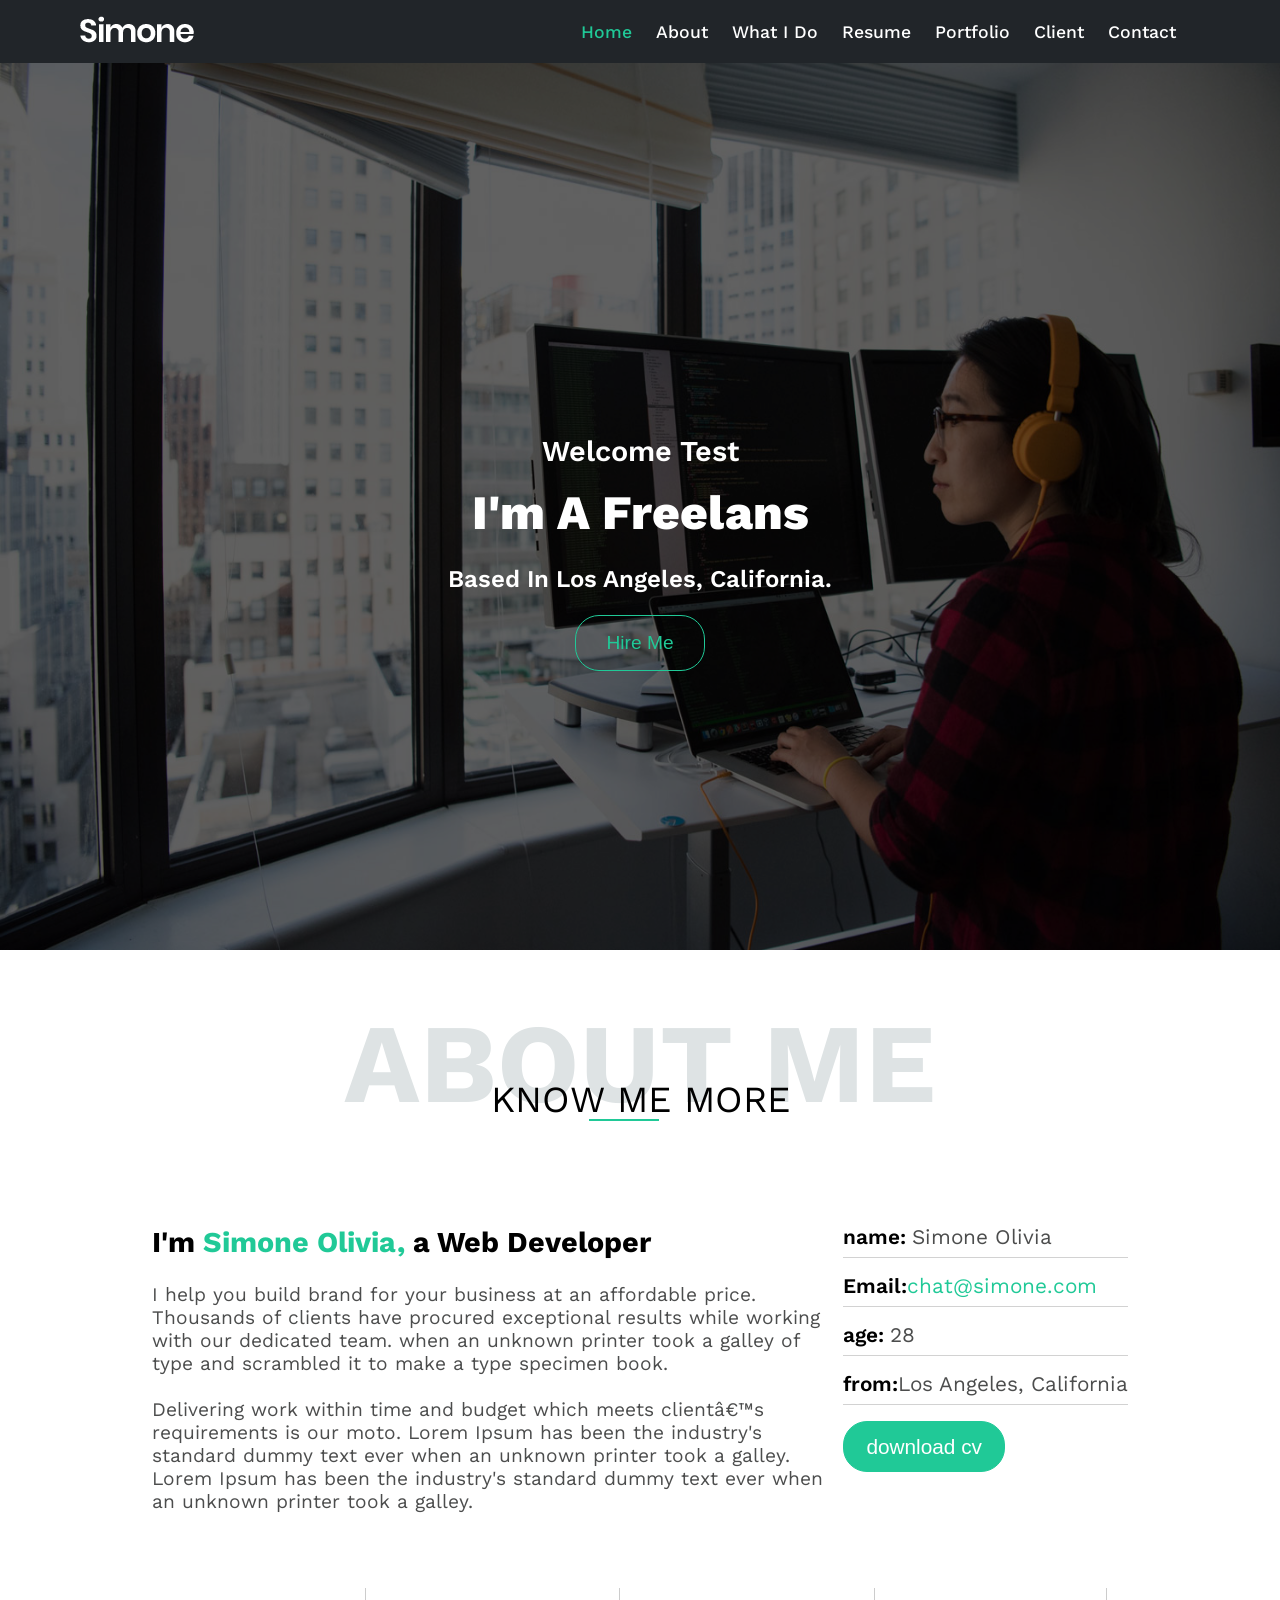
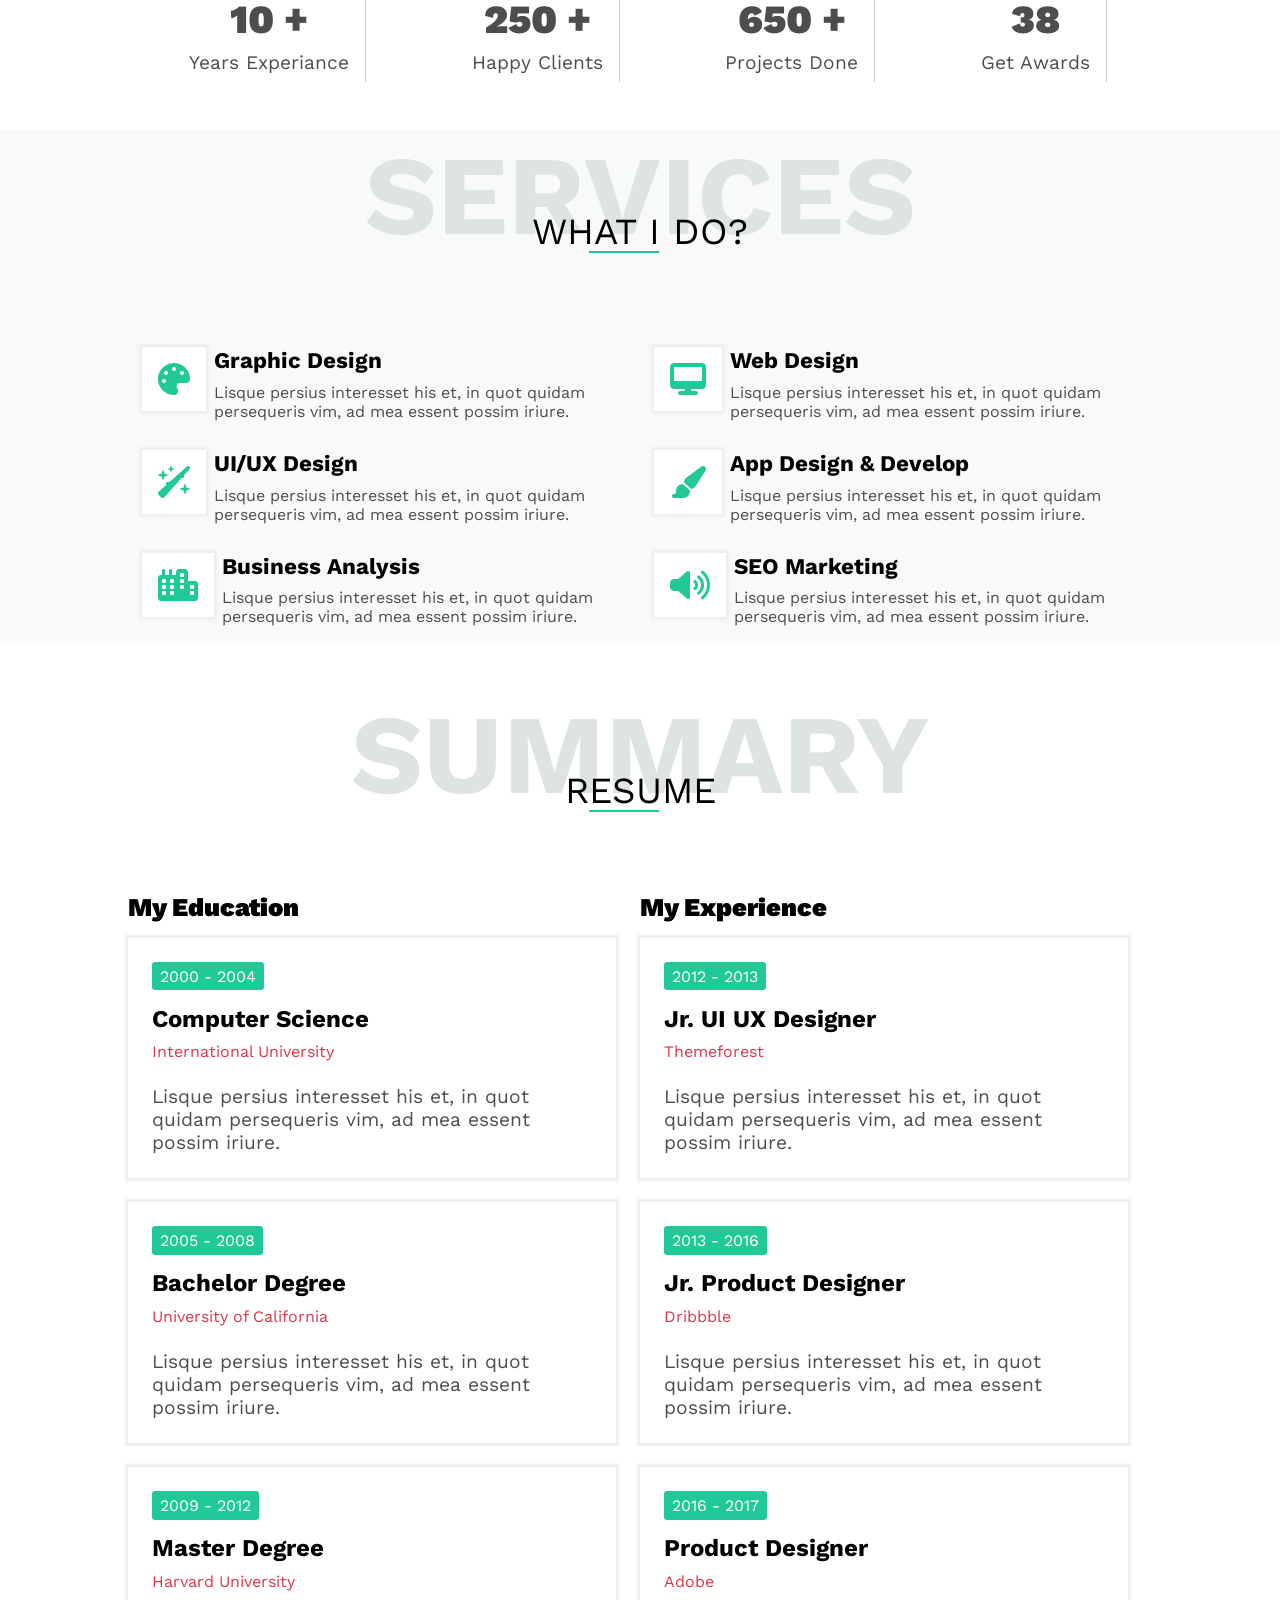
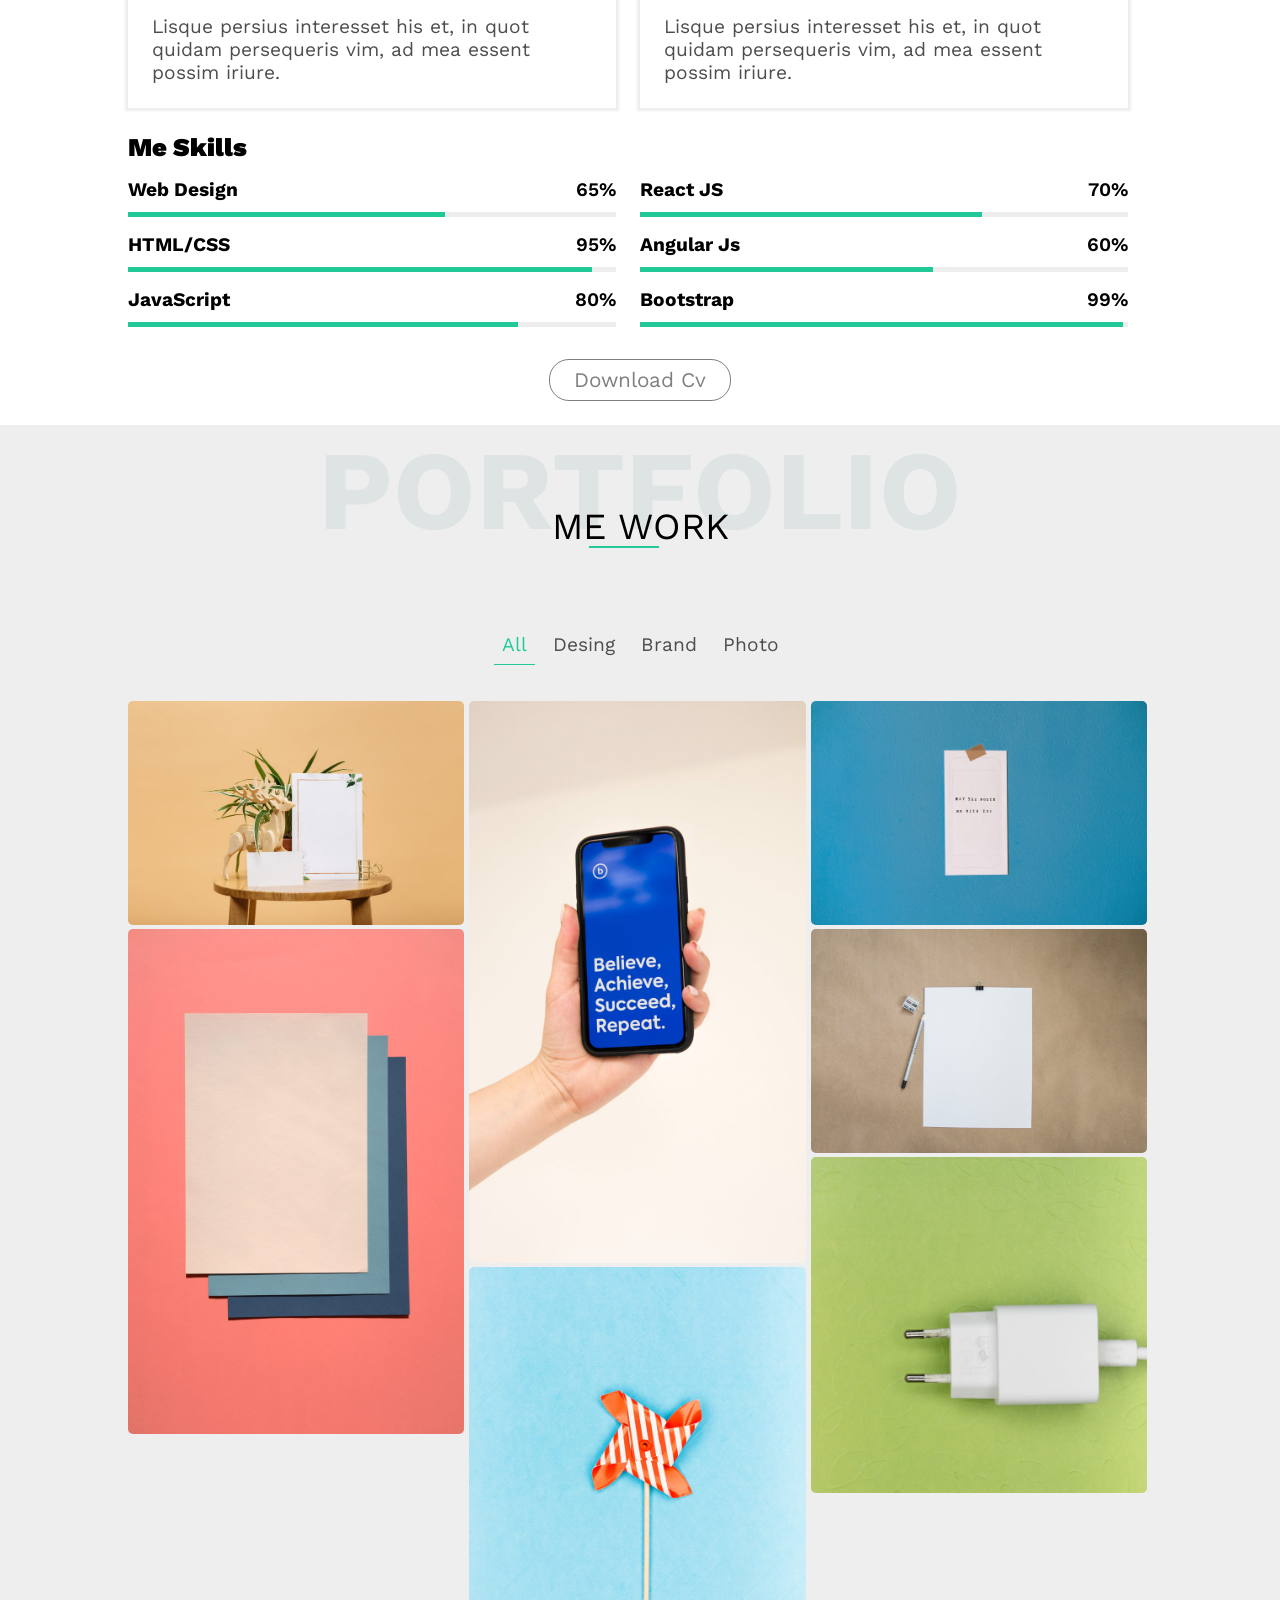
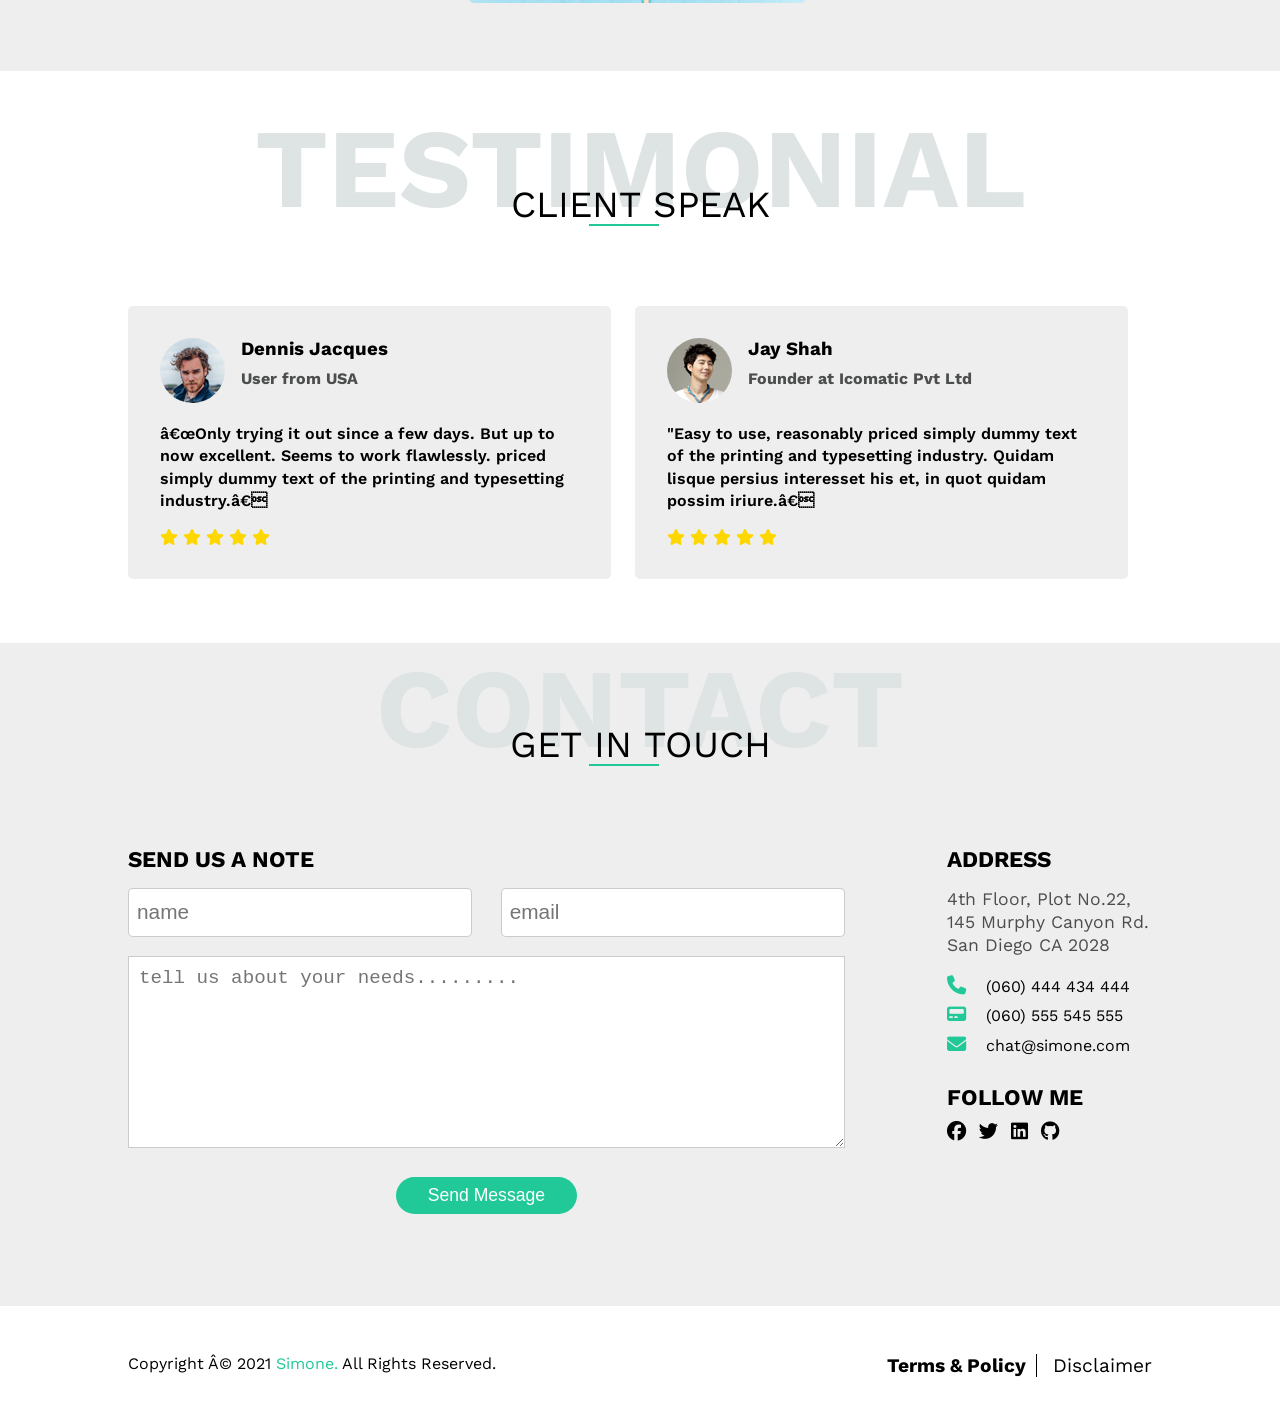
<file: index.html>
<!DOCTYPE html>
<html lang="en">
<head>
    <meta charset="UTF-8">
    <meta http-equiv="X-UA-Compatible" content="IE=edge">
    <meta name="viewport" content="width=device-width, initial-scale=1.0">
    <title>Simone</title>
    <link rel="preconnect" href="https://fonts.googleapis.com">
    <link rel="preconnect" href="https://fonts.gstatic.com" crossorigin>
    <link href="https://fonts.googleapis.com/css2?family=Montserrat:ital,wght@0,100;0,200;0,300;0,400;0,500;0,600;0,700;0,800;0,900;1,100;1,200;1,300;1,400;1,500;1,600;1,700;1,800;1,900&family=Poppins:ital,wght@0,100;0,200;0,300;0,400;0,500;0,600;0,700;0,800;0,900;1,100;1,200;1,300;1,400;1,500;1,600;1,700;1,800;1,900&family=Work+Sans:ital,wght@0,100;0,200;0,300;0,400;0,500;0,600;0,700;0,800;0,900;1,100;1,200;1,300;1,400;1,500;1,600;1,700;1,800;1,900&display=swap" rel="stylesheet">
    <link rel="stylesheet" href="https://cdnjs.cloudflare.com/ajax/libs/font-awesome/6.2.1/css/all.min.css" integrity="sha512-MV7K8+y+gLIBoVD59lQIYicR65iaqukzvf/nwasF0nqhPay5w/9lJmVM2hMDcnK1OnMGCdVK+iQrJ7lzPJQd1w==" crossorigin="anonymous" referrerpolicy="no-referrer" />
    <link href="style.css" rel="stylesheet">
</head>
<body>
    <div>
        <section class="home-padeg" id="home">
            <div class="continer">
                <nav>
                    <div class="nav-logo">
                        <img class="logo" src="imge/logo-light.png"/>
                    </div>
                    <div class="nav-link">
                        <i class="fa-solid fa-bars"></i>
                        <ul>
                            <li>
                                <a href="#home">home</a>
                            </li>
                            <li>
                                <a href="#about">about</a>
                            </li>
                            <li>
                                <a href="#what i do">what i do</a>
                            </li>
                            <li>
                                <a href="#resume">resume</a>
                            </li>
                            <li>
                                <a href="#portfolio">portfolio</a>
                            </li>
                            <li>
                                <a href="#client">client</a>
                            </li>
                            <li>
                                <a href="#contact">contact</a>
                            </li>
                        </ul>
                    </div>
                </nav>
            </div>    
            <div class="home-info">
                    <img class="back-img" src="intro-bg.jpg" alt="sdad">
                    <div class="min-home-info">
                        <p>Welcome test</p>
                        <h1>I'm a Freelans</h1>
                        <p>based in Los Angeles, California.</p>
                        <button>hire me</button>
                    </div>
                   
            </div>  
        </section>
        <section class="about" id="about">
           <div class="continer">
                <h2 class="speshile-heading">about me</h2>
                <p>Know Me More</p>
                <div class="about-info">
                    <div class="about-info_texit">
                        <h3>I'm <span>Simone Olivia,</span> a Web Developer</h3>
                        <p>
                            I help you build brand for your business at an affordable price. Thousands of clients have procured exceptional results while working with our dedicated team. when an unknown printer took a galley of type and scrambled it to make a type specimen book.
                            <br>
                            <br>
                            Delivering work within time and budget which meets clientâ€™s requirements is our moto. Lorem Ipsum has been the industry's standard dummy text ever when an unknown printer took a galley. Lorem Ipsum has been the industry's standard dummy text ever when an unknown printer took a galley.
                        </p>
                    </div>
                    <div class="about-info_personal">
                        <div>
                            name: <span>Simone Olivia</span>
                        </div>
                        <div>
                            Email:<span class="shing-color">chat@simone.com</span>
                        </div>
                        <div>
                            age: <span>28</span>
                        </div>
                        <div>
                            from:<span>Los Angeles, California</span>
                        </div>
                        <button>download cv</button>
                    </div>    
                </div>
                <div class="about-box">
                        <div>
                            <h3>10 +</h3>
                            <p>Years Experiance</p>
                        </div>
                        <div>
                            <h3>250 +</h3>
                            <p>Happy Clients</p>
                        </div>
                        <div>
                            <h3>650 +</h3>
                            <p>Projects Done</p>
                        </div>
                        <div>
                            <h3>38</h3>
                            <p>Get Awards</p>
                        </div>
                </div>
                </div>
           </div>
        </section>
        <section class="services" id="what i do">
            <div class="continer">
                <h2 class="speshile-heading">services</h2>
                <p>What I Do?</p>
                <div class="min-serv">
                    <div class="min-col-serv">
                        <div class="serv-card">
                            <div class="serv-icon">
                                <i class="fa-solid fa-palette"></i>
                            </div>
                            <div class="min-col-info">
                                <h3>Graphic Design</h3>
                                <p>Lisque persius interesset his et, in quot quidam persequeris vim, ad mea essent possim iriure.</p>
                            </div>
                        </div>
                        <div class="serv-card">
                            <div class="serv-icon">
                                <i class="fa-solid fa-wand-sparkles"></i>
                            </div>
                            <div class="min-col-info">
                                <h3>UI/UX Design</h3>
                                <p>Lisque persius interesset his et, in quot quidam persequeris vim, ad mea essent possim iriure.</p>
                            </div>
                        </div>
                        <div class="serv-card">
                            <div class="serv-icon">
                                <i class="fa-solid fa-city"></i>
                            </div>
                            <div class="min-col-info">
                                <h3>Business Analysis</h3>
                                <p>Lisque persius interesset his et, in quot quidam persequeris vim, ad mea essent possim iriure.</p>
                            </div>
                        </div>
                    </div> 
                    <div class="min-col-serv">
                        <div class="serv-card">
                            <div class="serv-icon">
                                <i class="fa-solid fa-desktop"></i>
                            </div>
                            <div class="min-col-info">
                                <h3>Web Design</h3>
                                <p>Lisque persius interesset his et, in quot quidam persequeris vim, ad mea essent possim iriure.</p>
                            </div>
                        </div>
                        <div class="serv-card">
                            <div class="serv-icon">
                                <i class="fa-solid fa-paintbrush"></i>
                            </div>
                            <div class="min-col-info">
                                <h3>App Design & Develop</h3>
                                <p>Lisque persius interesset his et, in quot quidam persequeris vim, ad mea essent possim iriure.</p>
                            </div>
                        </div>
                        <div class="serv-card">
                            <div class="serv-icon">
                                <i class="fa-solid fa-volume-high"></i>
                            </div>
                            <div class="min-col-info">
                                <h3>SEO Marketing</h3>
                                <p>Lisque persius interesset his et, in quot quidam persequeris vim, ad mea essent possim iriure.</p>
                            </div>
                        </div>
                    </div> 
                </div>  
            </div>
        </section>
        <section class="resume" id="resume">
            <div class="continer">
                <h2 class="speshile-heading">summary</h2>
                <P>resume</P>
                <div class="min-resume">
                    <div class="resume-card">
                        <h2>My Education</h2>
                        <div class="min-card">
                            <div>2000 - 2004</div>
                            <h3>Computer Science</h3>
                            <span>International University</span>
                            <p>Lisque persius interesset his et, in quot quidam persequeris vim, ad mea essent possim iriure.</p>
                        </div>
                        <div class="min-card">
                            <div>2005 - 2008</div>
                            <h3>Bachelor Degree</h3>
                            <span>University of California</span>
                            <p>Lisque persius interesset his et, in quot quidam persequeris vim, ad mea essent possim iriure.</p>
                        </div>
                        <div class="min-card">
                            <div>2009 - 2012</div>
                            <h3>Master Degree</h3>
                            <span>Harvard University</span>
                            <p>Lisque persius interesset his et, in quot quidam persequeris vim, ad mea essent possim iriure.</p>
                        </div>
                    </div>
                    <div class="resume-card">
                        <h2> My Experience</h2>
                        <div class="min-card">
                            <div>2012 - 2013</div>
                            <h3>Jr. UI UX Designer</h3>
                            <span>Themeforest</span>
                            <p>Lisque persius interesset his et, in quot quidam persequeris vim, ad mea essent possim iriure.</p>
                        </div>
                        <div class="min-card">
                            <div>2013 - 2016</div>
                            <h3>Jr. Product Designer</h3>
                            <span>Dribbble</span>
                            <p>Lisque persius interesset his et, in quot quidam persequeris vim, ad mea essent possim iriure.</p>
                        </div>
                        <div class="min-card">
                            <div>2016 - 2017</div>
                            <h3>Product Designer</h3>
                            <span>Adobe</span>
                            <p>Lisque persius interesset his et, in quot quidam persequeris vim, ad mea essent possim iriure.</p>
                        </div>
                    </div>
                </div>
                <div class="resume-skills">
                    <h3>me skills</h3>
                    <div class="skills-info">
                        <div class="skills-colm">
                            <div class="min-colm">
                                <div class="min-colm-info">
                                    <h4>Web Design</h4>
                                    <p>65%</p>
                                </div>
                                <div class="liner-grad-1">

                                </div>
                            </div>
                            <div class="min-colm">
                                <div class="min-colm-info">
                                    <h4>HTML/CSS</h4>
                                    <p>95%</p>
                                </div>
                                <div class="liner-grad-2">

                                </div>
                            </div>
                            <div class="min-colm">
                                <div class="min-colm-info">
                                    <h4>JavaScript</h4>
                                    <p>80%</p>
                                </div>
                                <div class="liner-grad-3">

                                </div>
                            </div>
                        </div>
                        <div class="skills-colm">
                            <div class="min-colm">
                                <div class="min-colm-info">
                                    <h4>React JS</h4>
                                    <p>70%</p>
                                </div>
                                <div class="liner-grad-4">

                                </div>
                            </div>
                            <div class="min-colm">
                                <div class="min-colm-info">
                                    <h4>Angular Js</h4>
                                    <p>60%</p>
                                </div>
                                <div class="liner-grad-5">

                                </div>
                            </div>
                            <div class="min-colm">
                                <div class="min-colm-info">
                                    <h4>Bootstrap</h4>
                                    <p>99%</p>
                                </div>
                                <div class="liner-grad-6">

                                </div>
                            </div>
                        </div>
                    </div>
                    <div class="resume-button">
                        download cv
                    </div>

                </div>
            </div>
        </section>
        <section class="portfolio" id="portfolio">
            <div class="continer">
                <h2 class="speshile-heading">portfolio</h2>
                <p>me work</p>
                <div class="potr-link">
                    <ul>
                        <li>
                            <a class="f-a" href="">all</a>
                        </li>
                    </ul>
                    <ul>
                        <li>
                            <a href="">desing</a>
                        </li>
                    </ul>
                    <ul>
                        <li>
                            <a href="">brand</a>
                        </li>
                    </ul>
                    <ul>
                        <li>
                            <a href="">photo</a>
                        </li>
                    </ul>
                </div>
                <div class="min-port">
                    <div class="min-port-info">
                        <div class="min-port-info-col">
                            <div class="min-port-imge">
                                <img src="imge/project-1.jpg" alt="pacitsher-product">
                                <div class="min-port-leyr">
                                    <h5>project title</h5>
                                    <p>categore</p>
                                </div>
                            </div>    
                        </div>
                        <div class="min-port-info-col">
                            <div class="min-port-imge">
                                <img src="imge/project-4.jpg" alt="pacitsher-product">
                                <div class="min-port-leyr">
                                    <h5>project title</h5>
                                    <p>categore</p>
                                </div>
                            </div>    
                        </div>
                    </div>
                    <div class="min-port-info">
                        <div class="min-port-info-col">
                            <div class="min-port-imge">
                                <img src="imge/project-2.jpg" alt="pacitsher-product">
                                <div class="min-port-leyr">
                                    <h5>project title</h5>
                                    <p>categore</p>
                                </div>
                            </div>    
                        </div>
                        <div class="min-port-info-col">
                            <div class="min-port-imge">
                                <img src="imge/project-7.jpg" alt="pacitsher-product">
                                <div class="min-port-leyr">
                                    <h5>project title</h5>
                                    <p>categore</p>
                                </div>
                            </div>    
                        </div>
                    </div>
                    <div class="min-port-info">
                        <div class="min-port-info-col">
                            <div class="min-port-imge">
                                <img src="imge/project-3.jpg" alt="pacitsher-product">
                                <div class="min-port-leyr">
                                    <h5>project title</h5>
                                    <p>categore</p>
                                </div>
                            </div>    
                        </div>
                        <div class="min-port-info-col">
                            <div class="min-port-imge">
                                <img src="imge/project-5.jpg" alt="pacitsher-product">
                                <div class="min-port-leyr">
                                    <h5>project title</h5>
                                    <p>categore</p>
                                </div>
                            </div>    
                        </div>
                        <div class="min-port-info-col">
                            <div class="min-port-imge">
                                <img src="imge/project-6.jpg" alt="pacitsher-product">
                                <div class="min-port-leyr">
                                    <h5>project title</h5>
                                    <p>categore</p>
                                </div>
                            </div>    
                        </div>
                    </div>
                </div>
            </div>
        </section>
        <secton class="client" id="client">
            <div class="continer">
                <h2 class="speshile-heading">TESTIMONIAL</h2>
                <p>Client Speak</p>
                <div class="min-client">
                    <div class="client-card">
                        <div class="client-info">
                            <div class="client-imge">
                                <img src="imge/client-sm-3.jpg" alt="">
                            </div>
                            <div class="client-deta">
                                <h3>Dennis Jacques</h3>
                                <h4>User from USA</h4>
                            </div>
                        </div>
                        <p>
                            â€œOnly trying it out since a few days. But up to now excellent. Seems to work flawlessly. priced simply dummy text of the printing and typesetting industry.â€
                        </p>
                        <i class="fa-solid fa-star"></i>
                        <i class="fa-solid fa-star"></i>
                        <i class="fa-solid fa-star"></i>
                        <i class="fa-solid fa-star"></i>
                        <i class="fa-solid fa-star"></i>
                    </div>
                    <div class="client-card">
                        <div class="client-info">
                            <div class="client-img">
                                <img src="imge/client-sm-1.jpg" alt="">
                            </div>
                            <div class="client-deta">
                                <h3>Jay Shah</h3>
                                <h4>Founder at Icomatic Pvt Ltd</h4>
                            </div>
                        </div>
                        <p>
                            "Easy to use, reasonably priced simply dummy text of the printing and typesetting industry. Quidam lisque persius interesset his et, in quot quidam possim iriure.â€
                        </p>
                        <i class="fa-solid fa-star"></i>
                        <i class="fa-solid fa-star"></i>
                        <i class="fa-solid fa-star"></i>
                        <i class="fa-solid fa-star"></i>
                        <i class="fa-solid fa-star"></i>
                    </div>
                </div>
            </div>

        </secton>
        <section class="contact" id="contact">
            <div class="continer">
                <h2 class="speshile-heading">contact</h2>
                <p>Get in Touch</p>
                <div class="min-cont">
                    <div class="cont-flex">
                        <form>
                            <h3>SEND US A NOTE</h3>
                            <div>
                                <input type="text" name="user-name" placeholder="name" required>
                                <input type="email" name="user-email" placeholder="email" required>
                            </div>
                            <textarea placeholder="tell us about your needs........."></textarea>
                            <button>send message</button>
                        </form>
                        <div class="info-cont">
                            <h3>ADDRESS</h3>
                            <p>
                                4th Floor, Plot No.22,
                                145 Murphy Canyon Rd.
                                San Diego CA 2028
                            </p>
                            <br>
                            <div>
                                <i class="fa-solid fa-phone"></i>
                                (060) 444 434 444
                            </div>
                            <div>
                                <i class="fa-solid fa-pager"></i>
                                (060) 555 545 555
                            </div>
                            <div>
                                <i class="fa-solid fa-envelope"></i>
                                chat@simone.com
                            </div>
                            <br>
                            <h4>FOLLOW ME</h4>
                            <i class="fa-brands fa-facebook"></i>
                            <i class="fa-brands fa-twitter"></i>
                            <i class="fa-brands fa-linkedin"></i>
                            <i class="fa-brands fa-github"></i>
                        </div>  
                    </div>
                </div>
            </div>
        </section>
        <footer>
            <div class="continer">
                <p>Copyright Â© 2021 <span>Simone.</span> All Rights Reserved.</p>
                <div>
                   <h5>Terms & Policy</h5>
                   <p> Disclaimer</p>
                </div>
            </div>    
        </footer>
    </div>
</body>
</html>
</file>
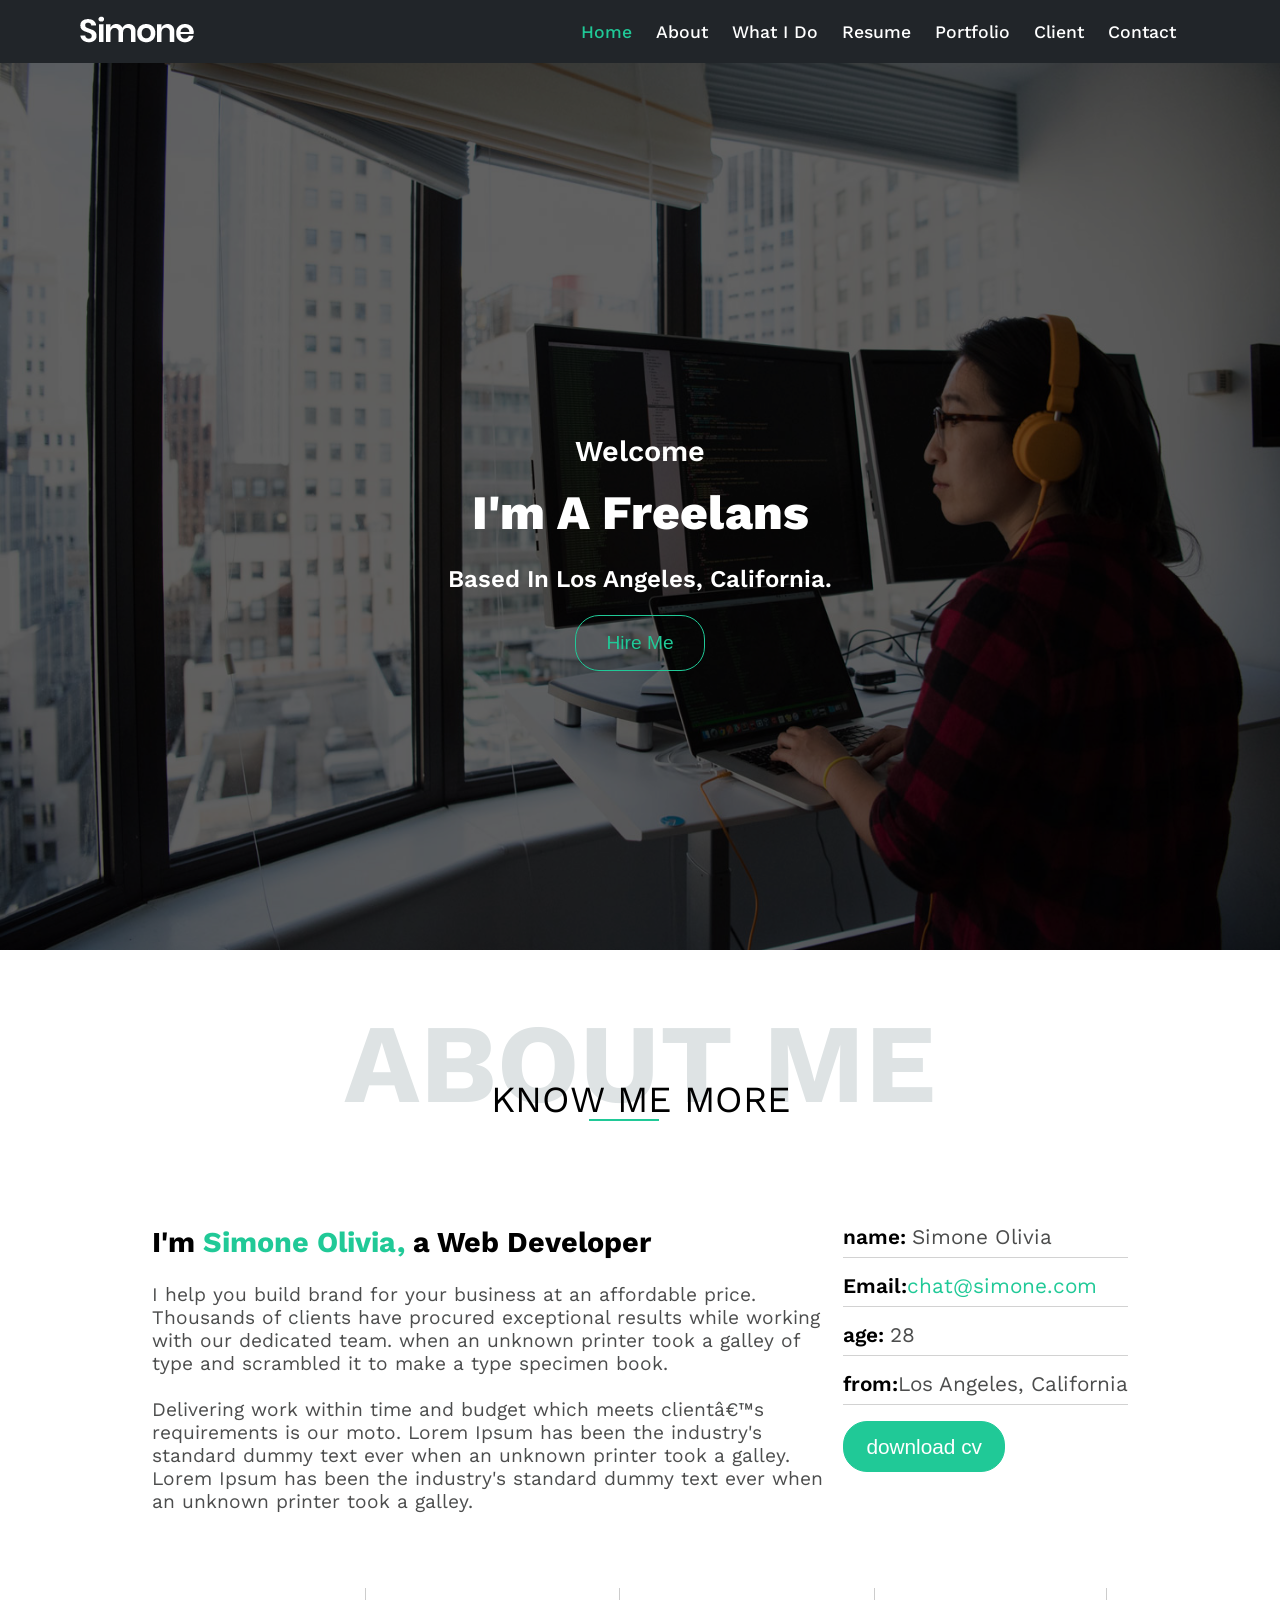
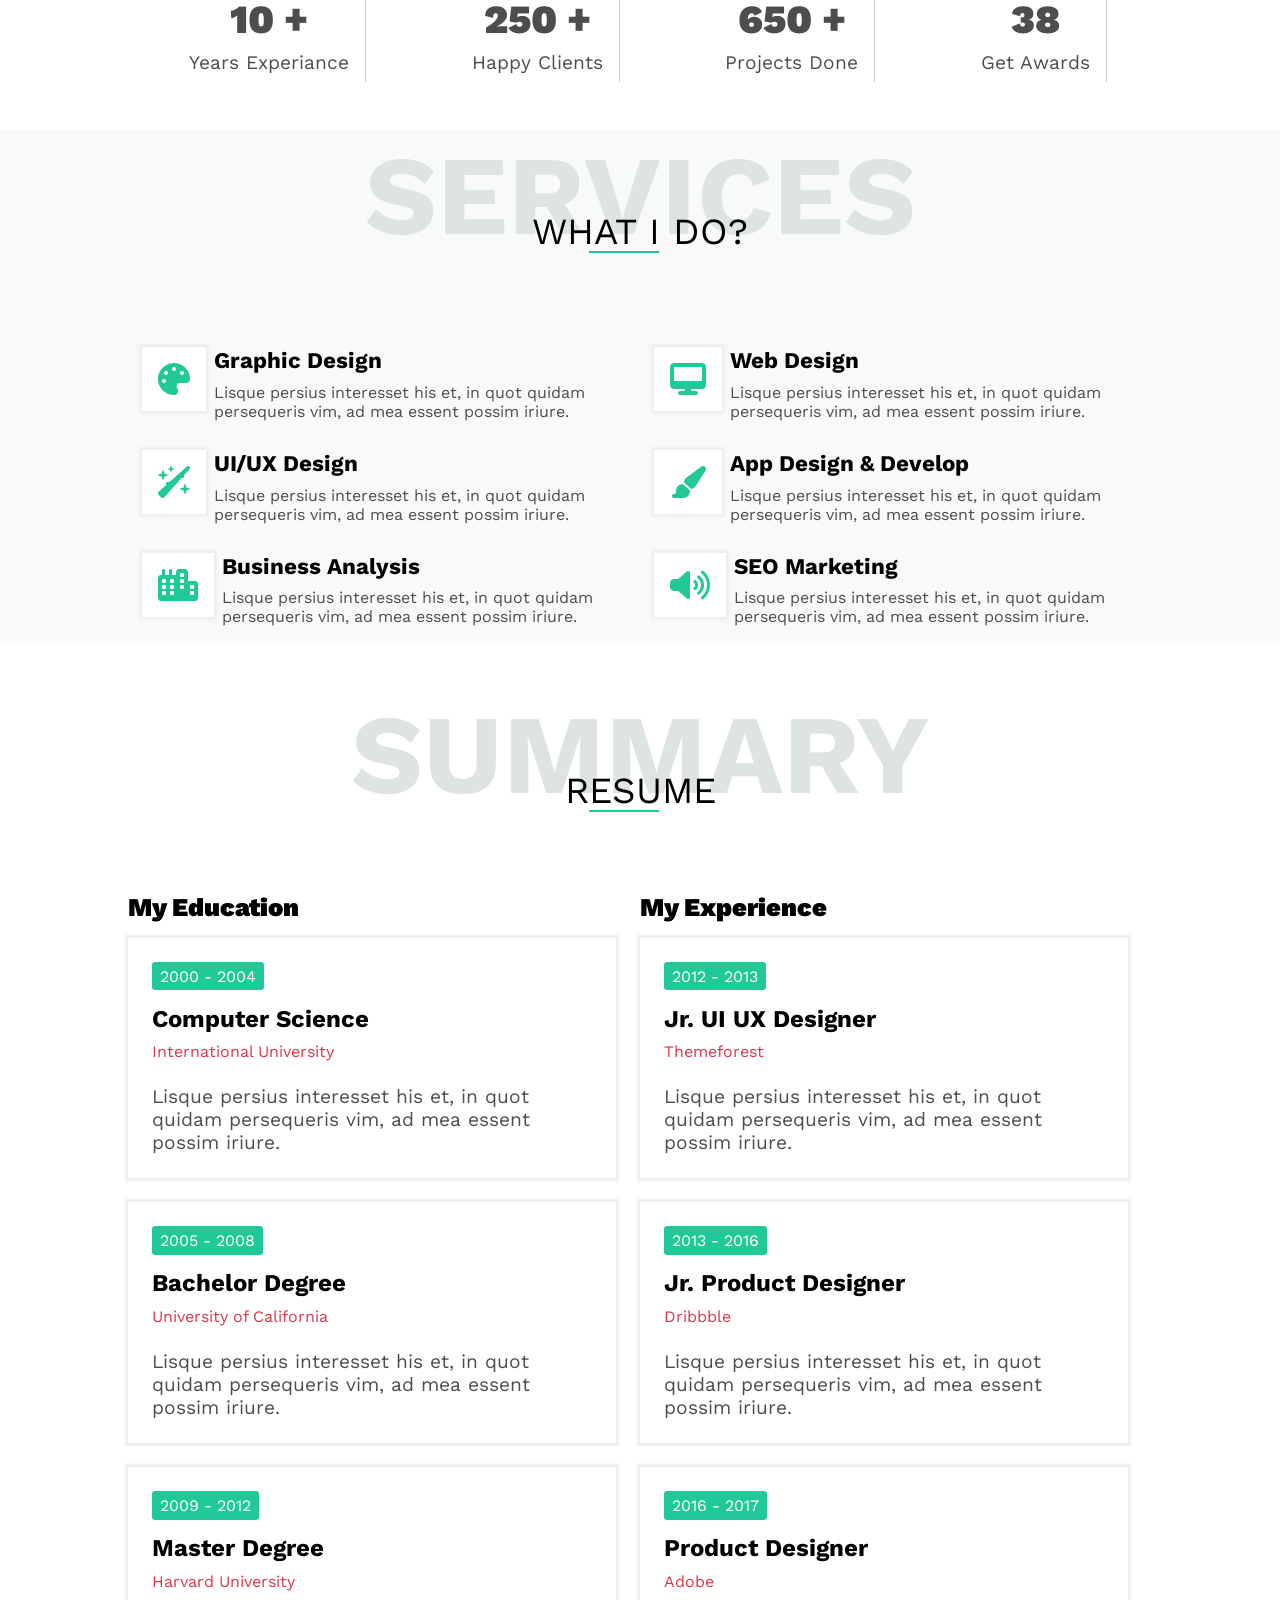
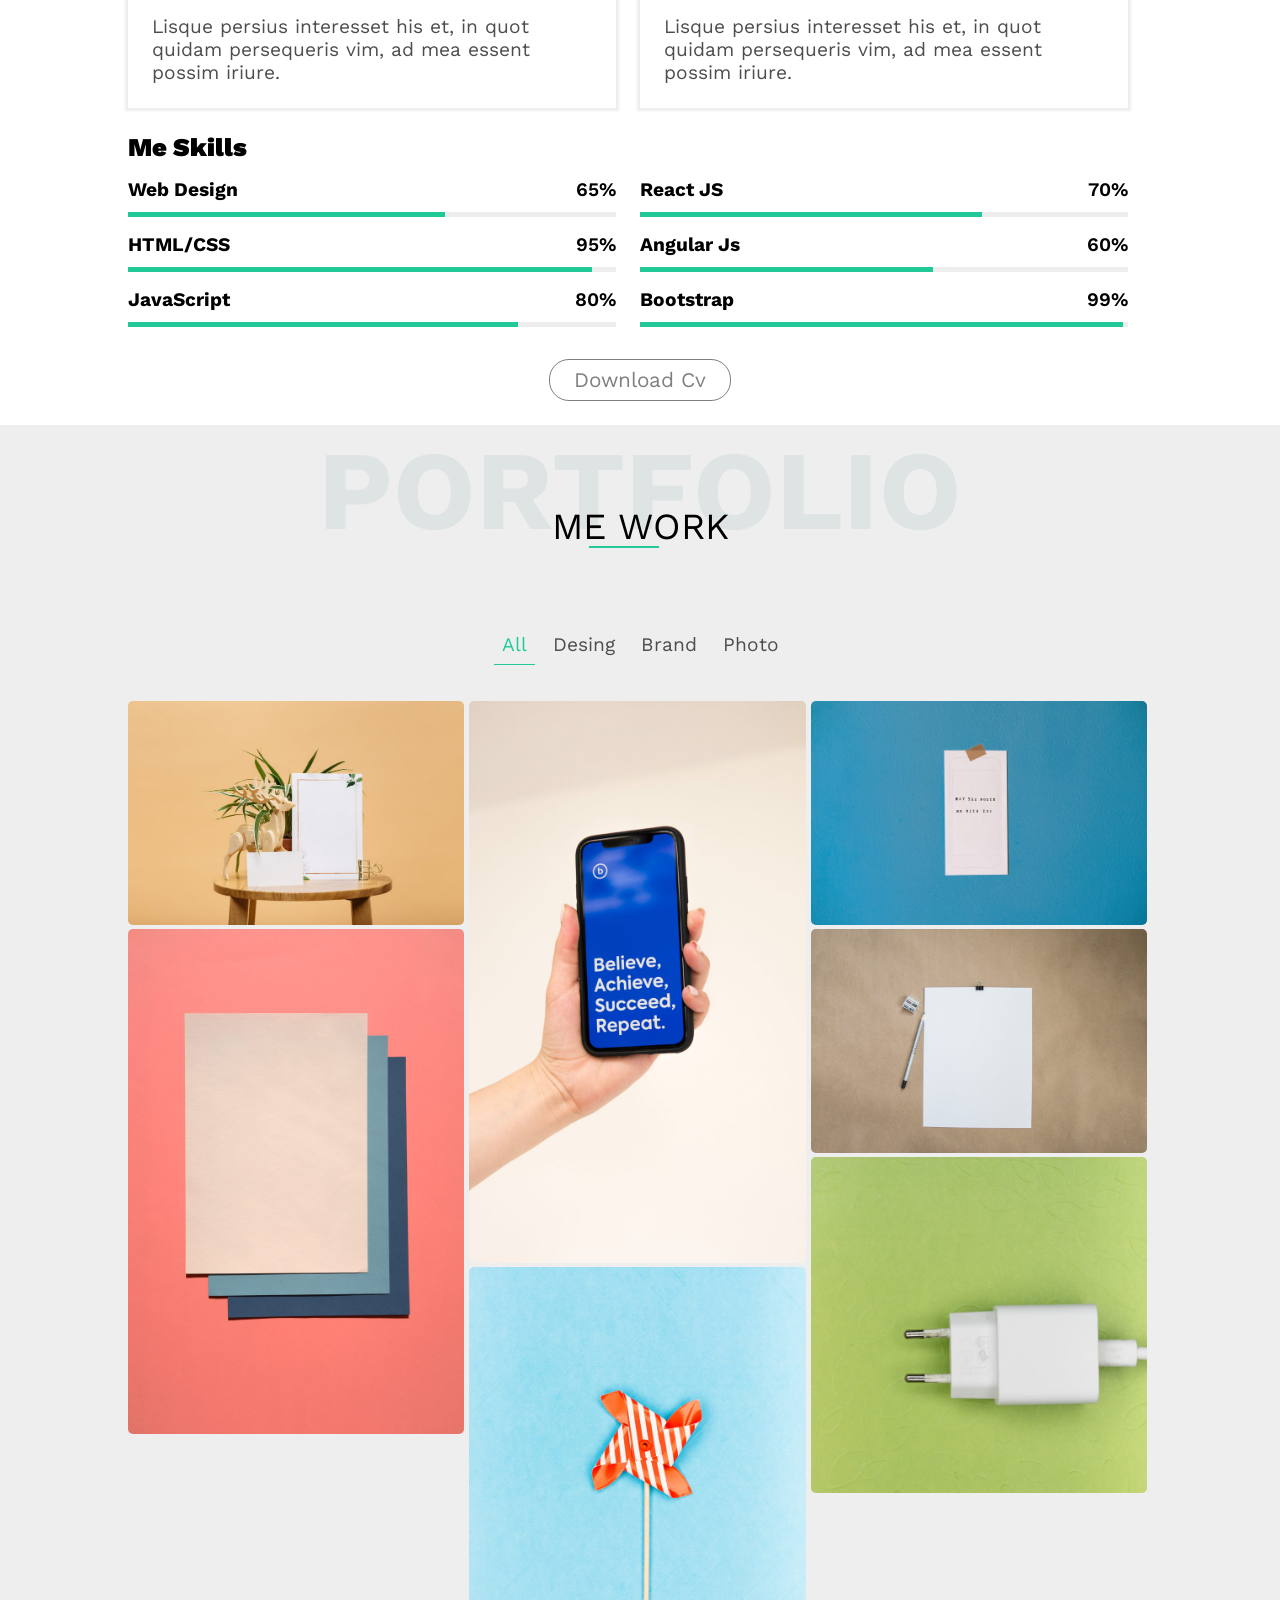
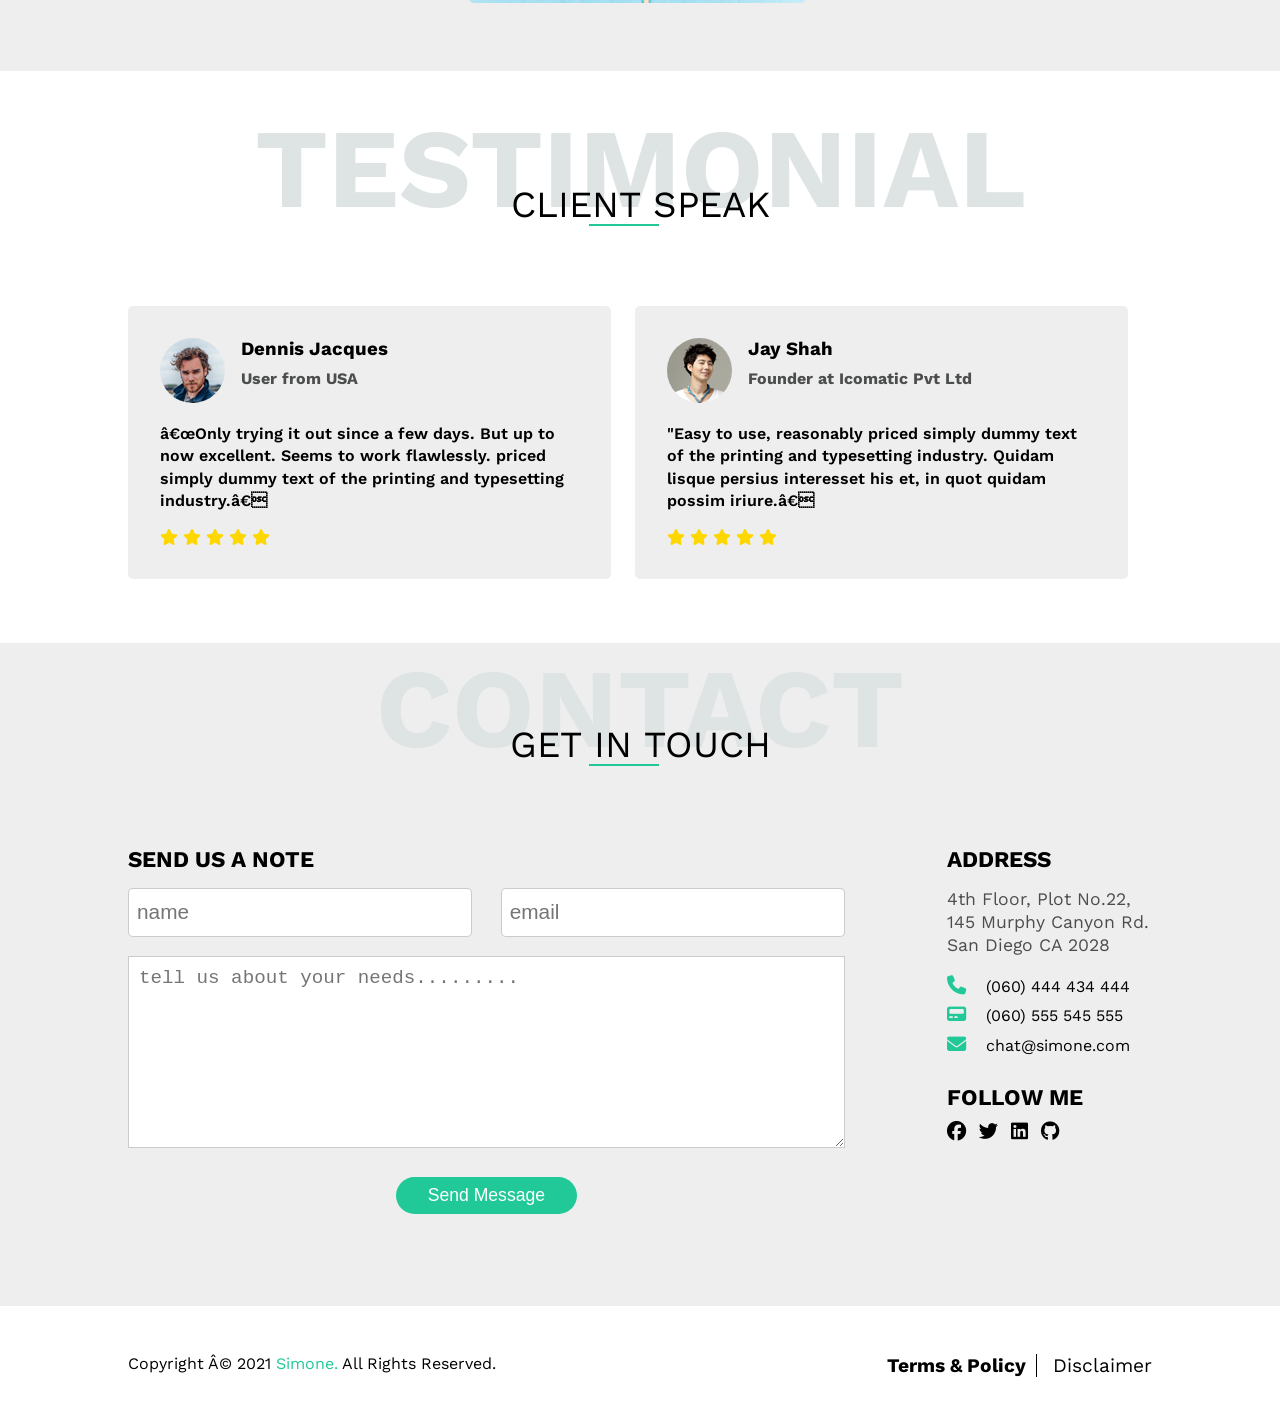
<file: simon-port/index.html>
<!DOCTYPE html>
<html lang="en">
<head>
    <meta charset="UTF-8">
    <meta http-equiv="X-UA-Compatible" content="IE=edge">
    <meta name="viewport" content="width=device-width, initial-scale=1.0">
    <title>Simone</title>
    <link rel="preconnect" href="https://fonts.googleapis.com">
    <link rel="preconnect" href="https://fonts.gstatic.com" crossorigin>
    <link href="https://fonts.googleapis.com/css2?family=Montserrat:ital,wght@0,100;0,200;0,300;0,400;0,500;0,600;0,700;0,800;0,900;1,100;1,200;1,300;1,400;1,500;1,600;1,700;1,800;1,900&family=Poppins:ital,wght@0,100;0,200;0,300;0,400;0,500;0,600;0,700;0,800;0,900;1,100;1,200;1,300;1,400;1,500;1,600;1,700;1,800;1,900&family=Work+Sans:ital,wght@0,100;0,200;0,300;0,400;0,500;0,600;0,700;0,800;0,900;1,100;1,200;1,300;1,400;1,500;1,600;1,700;1,800;1,900&display=swap" rel="stylesheet">
    <link rel="stylesheet" href="https://cdnjs.cloudflare.com/ajax/libs/font-awesome/6.2.1/css/all.min.css" integrity="sha512-MV7K8+y+gLIBoVD59lQIYicR65iaqukzvf/nwasF0nqhPay5w/9lJmVM2hMDcnK1OnMGCdVK+iQrJ7lzPJQd1w==" crossorigin="anonymous" referrerpolicy="no-referrer" />
    <link href="css/style.css" rel="stylesheet">
</head>
<body>
    <div>
        <section class="home-padeg" id="home">
            <div class="continer">
                <nav>
                    <div class="nav-logo">
                        <img class="logo" src="imge/logo-light.png"/>
                    </div>
                    <div class="nav-link">
                        <i class="fa-solid fa-bars"></i>
                        <ul>
                            <li>
                                <a href="#home">home</a>
                            </li>
                            <li>
                                <a href="#about">about</a>
                            </li>
                            <li>
                                <a href="#what i do">what i do</a>
                            </li>
                            <li>
                                <a href="#resume">resume</a>
                            </li>
                            <li>
                                <a href="#portfolio">portfolio</a>
                            </li>
                            <li>
                                <a href="#client">client</a>
                            </li>
                            <li>
                                <a href="#contact">contact</a>
                            </li>
                        </ul>
                    </div>
                </nav>
            </div>    
            <div class="home-info">
                    <img class="back-img" src="intro-bg.jpg" alt="sdad">
                    <div class="min-home-info">
                        <p>Welcome</p>
                        <h1>I'm a Freelans</h1>
                        <p>based in Los Angeles, California.</p>
                        <button>hire me</button>
                    </div>
                   
            </div>  
        </section>
        <section class="about" id="about">
           <div class="continer">
                <h2 class="speshile-heading">about me</h2>
                <p>Know Me More</p>
                <div class="about-info">
                    <div class="about-info_texit">
                        <h3>I'm <span>Simone Olivia,</span> a Web Developer</h3>
                        <p>
                            I help you build brand for your business at an affordable price. Thousands of clients have procured exceptional results while working with our dedicated team. when an unknown printer took a galley of type and scrambled it to make a type specimen book.
                            <br>
                            <br>
                            Delivering work within time and budget which meets clientâ€™s requirements is our moto. Lorem Ipsum has been the industry's standard dummy text ever when an unknown printer took a galley. Lorem Ipsum has been the industry's standard dummy text ever when an unknown printer took a galley.
                        </p>
                    </div>
                    <div class="about-info_personal">
                        <div>
                            name: <span>Simone Olivia</span>
                        </div>
                        <div>
                            Email:<span class="shing-color">chat@simone.com</span>
                        </div>
                        <div>
                            age: <span>28</span>
                        </div>
                        <div>
                            from:<span>Los Angeles, California</span>
                        </div>
                        <button>download cv</button>
                    </div>    
                </div>
                <div class="about-box">
                        <div>
                            <h3>10 +</h3>
                            <p>Years Experiance</p>
                        </div>
                        <div>
                            <h3>250 +</h3>
                            <p>Happy Clients</p>
                        </div>
                        <div>
                            <h3>650 +</h3>
                            <p>Projects Done</p>
                        </div>
                        <div>
                            <h3>38</h3>
                            <p>Get Awards</p>
                        </div>
                </div>
                </div>
           </div>
        </section>
        <section class="services" id="what i do">
            <div class="continer">
                <h2 class="speshile-heading">services</h2>
                <p>What I Do?</p>
                <div class="min-serv">
                    <div class="min-col-serv">
                        <div class="serv-card">
                            <div class="serv-icon">
                                <i class="fa-solid fa-palette"></i>
                            </div>
                            <div class="min-col-info">
                                <h3>Graphic Design</h3>
                                <p>Lisque persius interesset his et, in quot quidam persequeris vim, ad mea essent possim iriure.</p>
                            </div>
                        </div>
                        <div class="serv-card">
                            <div class="serv-icon">
                                <i class="fa-solid fa-wand-sparkles"></i>
                            </div>
                            <div class="min-col-info">
                                <h3>UI/UX Design</h3>
                                <p>Lisque persius interesset his et, in quot quidam persequeris vim, ad mea essent possim iriure.</p>
                            </div>
                        </div>
                        <div class="serv-card">
                            <div class="serv-icon">
                                <i class="fa-solid fa-city"></i>
                            </div>
                            <div class="min-col-info">
                                <h3>Business Analysis</h3>
                                <p>Lisque persius interesset his et, in quot quidam persequeris vim, ad mea essent possim iriure.</p>
                            </div>
                        </div>
                    </div> 
                    <div class="min-col-serv">
                        <div class="serv-card">
                            <div class="serv-icon">
                                <i class="fa-solid fa-desktop"></i>
                            </div>
                            <div class="min-col-info">
                                <h3>Web Design</h3>
                                <p>Lisque persius interesset his et, in quot quidam persequeris vim, ad mea essent possim iriure.</p>
                            </div>
                        </div>
                        <div class="serv-card">
                            <div class="serv-icon">
                                <i class="fa-solid fa-paintbrush"></i>
                            </div>
                            <div class="min-col-info">
                                <h3>App Design & Develop</h3>
                                <p>Lisque persius interesset his et, in quot quidam persequeris vim, ad mea essent possim iriure.</p>
                            </div>
                        </div>
                        <div class="serv-card">
                            <div class="serv-icon">
                                <i class="fa-solid fa-volume-high"></i>
                            </div>
                            <div class="min-col-info">
                                <h3>SEO Marketing</h3>
                                <p>Lisque persius interesset his et, in quot quidam persequeris vim, ad mea essent possim iriure.</p>
                            </div>
                        </div>
                    </div> 
                </div>  
            </div>
        </section>
        <section class="resume" id="resume">
            <div class="continer">
                <h2 class="speshile-heading">summary</h2>
                <P>resume</P>
                <div class="min-resume">
                    <div class="resume-card">
                        <h2>My Education</h2>
                        <div class="min-card">
                            <div>2000 - 2004</div>
                            <h3>Computer Science</h3>
                            <span>International University</span>
                            <p>Lisque persius interesset his et, in quot quidam persequeris vim, ad mea essent possim iriure.</p>
                        </div>
                        <div class="min-card">
                            <div>2005 - 2008</div>
                            <h3>Bachelor Degree</h3>
                            <span>University of California</span>
                            <p>Lisque persius interesset his et, in quot quidam persequeris vim, ad mea essent possim iriure.</p>
                        </div>
                        <div class="min-card">
                            <div>2009 - 2012</div>
                            <h3>Master Degree</h3>
                            <span>Harvard University</span>
                            <p>Lisque persius interesset his et, in quot quidam persequeris vim, ad mea essent possim iriure.</p>
                        </div>
                    </div>
                    <div class="resume-card">
                        <h2> My Experience</h2>
                        <div class="min-card">
                            <div>2012 - 2013</div>
                            <h3>Jr. UI UX Designer</h3>
                            <span>Themeforest</span>
                            <p>Lisque persius interesset his et, in quot quidam persequeris vim, ad mea essent possim iriure.</p>
                        </div>
                        <div class="min-card">
                            <div>2013 - 2016</div>
                            <h3>Jr. Product Designer</h3>
                            <span>Dribbble</span>
                            <p>Lisque persius interesset his et, in quot quidam persequeris vim, ad mea essent possim iriure.</p>
                        </div>
                        <div class="min-card">
                            <div>2016 - 2017</div>
                            <h3>Product Designer</h3>
                            <span>Adobe</span>
                            <p>Lisque persius interesset his et, in quot quidam persequeris vim, ad mea essent possim iriure.</p>
                        </div>
                    </div>
                </div>
                <div class="resume-skills">
                    <h3>me skills</h3>
                    <div class="skills-info">
                        <div class="skills-colm">
                            <div class="min-colm">
                                <div class="min-colm-info">
                                    <h4>Web Design</h4>
                                    <p>65%</p>
                                </div>
                                <div class="liner-grad-1">

                                </div>
                            </div>
                            <div class="min-colm">
                                <div class="min-colm-info">
                                    <h4>HTML/CSS</h4>
                                    <p>95%</p>
                                </div>
                                <div class="liner-grad-2">

                                </div>
                            </div>
                            <div class="min-colm">
                                <div class="min-colm-info">
                                    <h4>JavaScript</h4>
                                    <p>80%</p>
                                </div>
                                <div class="liner-grad-3">

                                </div>
                            </div>
                        </div>
                        <div class="skills-colm">
                            <div class="min-colm">
                                <div class="min-colm-info">
                                    <h4>React JS</h4>
                                    <p>70%</p>
                                </div>
                                <div class="liner-grad-4">

                                </div>
                            </div>
                            <div class="min-colm">
                                <div class="min-colm-info">
                                    <h4>Angular Js</h4>
                                    <p>60%</p>
                                </div>
                                <div class="liner-grad-5">

                                </div>
                            </div>
                            <div class="min-colm">
                                <div class="min-colm-info">
                                    <h4>Bootstrap</h4>
                                    <p>99%</p>
                                </div>
                                <div class="liner-grad-6">

                                </div>
                            </div>
                        </div>
                    </div>
                    <div class="resume-button">
                        download cv
                    </div>

                </div>
            </div>
        </section>
        <section class="portfolio" id="portfolio">
            <div class="continer">
                <h2 class="speshile-heading">portfolio</h2>
                <p>me work</p>
                <div class="potr-link">
                    <ul>
                        <li>
                            <a class="f-a" href="">all</a>
                        </li>
                    </ul>
                    <ul>
                        <li>
                            <a href="">desing</a>
                        </li>
                    </ul>
                    <ul>
                        <li>
                            <a href="">brand</a>
                        </li>
                    </ul>
                    <ul>
                        <li>
                            <a href="">photo</a>
                        </li>
                    </ul>
                </div>
                <div class="min-port">
                    <div class="min-port-info">
                        <div class="min-port-info-col">
                            <div class="min-port-imge">
                                <img src="imge/project-1.jpg" alt="pacitsher-product">
                                <div class="min-port-leyr">
                                    <h5>project title</h5>
                                    <p>categore</p>
                                </div>
                            </div>    
                        </div>
                        <div class="min-port-info-col">
                            <div class="min-port-imge">
                                <img src="imge/project-4.jpg" alt="pacitsher-product">
                                <div class="min-port-leyr">
                                    <h5>project title</h5>
                                    <p>categore</p>
                                </div>
                            </div>    
                        </div>
                    </div>
                    <div class="min-port-info">
                        <div class="min-port-info-col">
                            <div class="min-port-imge">
                                <img src="imge/project-2.jpg" alt="pacitsher-product">
                                <div class="min-port-leyr">
                                    <h5>project title</h5>
                                    <p>categore</p>
                                </div>
                            </div>    
                        </div>
                        <div class="min-port-info-col">
                            <div class="min-port-imge">
                                <img src="imge/project-7.jpg" alt="pacitsher-product">
                                <div class="min-port-leyr">
                                    <h5>project title</h5>
                                    <p>categore</p>
                                </div>
                            </div>    
                        </div>
                    </div>
                    <div class="min-port-info">
                        <div class="min-port-info-col">
                            <div class="min-port-imge">
                                <img src="imge/project-3.jpg" alt="pacitsher-product">
                                <div class="min-port-leyr">
                                    <h5>project title</h5>
                                    <p>categore</p>
                                </div>
                            </div>    
                        </div>
                        <div class="min-port-info-col">
                            <div class="min-port-imge">
                                <img src="imge/project-5.jpg" alt="pacitsher-product">
                                <div class="min-port-leyr">
                                    <h5>project title</h5>
                                    <p>categore</p>
                                </div>
                            </div>    
                        </div>
                        <div class="min-port-info-col">
                            <div class="min-port-imge">
                                <img src="imge/project-6.jpg" alt="pacitsher-product">
                                <div class="min-port-leyr">
                                    <h5>project title</h5>
                                    <p>categore</p>
                                </div>
                            </div>    
                        </div>
                    </div>
                </div>
            </div>
        </section>
        <secton class="client" id="client">
            <div class="continer">
                <h2 class="speshile-heading">TESTIMONIAL</h2>
                <p>Client Speak</p>
                <div class="min-client">
                    <div class="client-card">
                        <div class="client-info">
                            <div class="client-imge">
                                <img src="imge/client-sm-3.jpg" alt="">
                            </div>
                            <div class="client-deta">
                                <h3>Dennis Jacques</h3>
                                <h4>User from USA</h4>
                            </div>
                        </div>
                        <p>
                            â€œOnly trying it out since a few days. But up to now excellent. Seems to work flawlessly. priced simply dummy text of the printing and typesetting industry.â€
                        </p>
                        <i class="fa-solid fa-star"></i>
                        <i class="fa-solid fa-star"></i>
                        <i class="fa-solid fa-star"></i>
                        <i class="fa-solid fa-star"></i>
                        <i class="fa-solid fa-star"></i>
                    </div>
                    <div class="client-card">
                        <div class="client-info">
                            <div class="client-img">
                                <img src="imge/client-sm-1.jpg" alt="">
                            </div>
                            <div class="client-deta">
                                <h3>Jay Shah</h3>
                                <h4>Founder at Icomatic Pvt Ltd</h4>
                            </div>
                        </div>
                        <p>
                            "Easy to use, reasonably priced simply dummy text of the printing and typesetting industry. Quidam lisque persius interesset his et, in quot quidam possim iriure.â€
                        </p>
                        <i class="fa-solid fa-star"></i>
                        <i class="fa-solid fa-star"></i>
                        <i class="fa-solid fa-star"></i>
                        <i class="fa-solid fa-star"></i>
                        <i class="fa-solid fa-star"></i>
                    </div>
                </div>
            </div>

        </secton>
        <section class="contact" id="contact">
            <div class="continer">
                <h2 class="speshile-heading">contact</h2>
                <p>Get in Touch</p>
                <div class="min-cont">
                    <div class="cont-flex">
                        <form>
                            <h3>SEND US A NOTE</h3>
                            <div>
                                <input type="text" name="user-name" placeholder="name" required>
                                <input type="email" name="user-email" placeholder="email" required>
                            </div>
                            <textarea placeholder="tell us about your needs........."></textarea>
                            <button>send message</button>
                        </form>
                        <div class="info-cont">
                            <h3>ADDRESS</h3>
                            <p>
                                4th Floor, Plot No.22,
                                145 Murphy Canyon Rd.
                                San Diego CA 2028
                            </p>
                            <br>
                            <div>
                                <i class="fa-solid fa-phone"></i>
                                (060) 444 434 444
                            </div>
                            <div>
                                <i class="fa-solid fa-pager"></i>
                                (060) 555 545 555
                            </div>
                            <div>
                                <i class="fa-solid fa-envelope"></i>
                                chat@simone.com
                            </div>
                            <br>
                            <h4>FOLLOW ME</h4>
                            <i class="fa-brands fa-facebook"></i>
                            <i class="fa-brands fa-twitter"></i>
                            <i class="fa-brands fa-linkedin"></i>
                            <i class="fa-brands fa-github"></i>
                        </div>  
                    </div>
                </div>
            </div>
        </section>
        <footer>
            <div class="continer">
                <p>Copyright Â© 2021 <span>Simone.</span> All Rights Reserved.</p>
                <div>
                   <h5>Terms & Policy</h5>
                   <p> Disclaimer</p>
                </div>
            </div>    
        </footer>
    </div>
</body>
</html>
</file>
<file: style.css>
*{
    margin: 0;
    box-sizing: border-box;
    scroll-behavior: smooth;
}
:root{
    --min-color: #20c997;
    --headr-color: #212529;
    --section-background: #f8f9fa;
    --background-header: #eef0f1;
    --pragraph-color: #4c4d4d;
    font-size: 16px;
}
body{
    font-family: 'Montserrat', sans-serif;
    font-family: 'Poppins', sans-serif;
    font-family: 'Work Sans', sans-serif; 
}
.continer{
    margin: 50px auto;
    width: 80%;
}

/* start combonans */
.speshile-heading{
    font-size: 7rem;
    text-align: center;
    color: #dee3e4;
    text-transform: uppercase;
}
.speshile-heading + p{
    font-size: 2.3rem;
    text-align: center;
    margin-top: -9%;
    margin-bottom: 5rem;
    text-transform:  uppercase;
    position: relative;
}
.speshile-heading + p::after{
    content: "";
    position: absolute;
    width: 70px;
    height: 2px;
    background-color: #20c997;
    text-align: center;
    bottom: 0;
    left: 45%;
}
@media screen and (max-width: 800px){
    .speshile-heading{
        font-size: 6rem;
    } 
    .speshile-heading + p{
        font-size: 2.1rem;
    }

}
@media screen and (max-width: 670px){
    .speshile-heading{
        font-size: 5rem;
    }
    .speshile-heading + p{
        font-size: 1.8rem;
    }
}
@media screen and (max-width: 560px){
    .speshile-heading{
        font-size: 4rem;
    }
    .speshile-heading + p{
        font-size: 1.5rem;
    }
}
@media screen and (max-width: 470px){
    .speshile-heading{
        font-size: 3rem;
    }
    .speshile-heading + p{
        font-size: 1.2rem;
    }
}
/* end combonans */
/* start home padeg */
.home-padeg{
    height: 100vh;
    width: 100%;
    position: relative;
}
.home-padeg::after{
    content: "";
    position: absolute;
    top: 0;
    bottom: 0;
    background-color: #0000009e;
    width: 100%;
    height: 100%;
    z-index: -3;
}
.home-padeg .continer{
    margin-top: 0;
}
nav{
    background-color: #212529;
    display: flex;
    align-items: center;
    justify-content: space-between;
    padding: 1rem 5rem;
    z-index: 3333;
    position: relative;
    position: fixed;
    left: 0;
    right: 0;
    top: 0;
}
nav .nav-link{
    text-transform: capitalize;
}
nav .nav-link ul{
    display: flex;
    list-style: none;
}
nav .nav-link ul li a{
    color: white;
    text-decoration: none;
    font-weight: 500;
    font-size: 1.1rem;
    transition: 0.7s;
    margin-right: 1.5rem;
}
nav .nav-link ul li a[href="#home"]{
    color: var(--min-color);
}
nav .nav-link ul li:hover a{
    color: var(--min-color);
}
@media screen and (max-width: 1000px){
    nav .nav-link ul li a{
        font-size: 0.9rem;  
    }
}
@media screen and (max-width: 900px){
    nav .nav-link{
        position: relative;
    }
    .nav-link i{
        font-size: 25px;
        color: white;
        margin-right: 4px;
    }
    .nav-link i:hover + ul{
        top: 22px;
    }
    nav .nav-link ul{
        display: flex;
        flex-direction: column;
        position: absolute;
        background-color: var(--headr-color);
        right: 0px;
        align-items: flex-start;
        justify-content: center;
        width: 200px;
        padding: 1rem;  
        top: -320px;
        transition: 1s;
    }
    nav .nav-link ul li{
        border-bottom: 1px solid rgba(255, 255, 255, 0.35);
        width: 100%;
    }
    nav .nav-link ul li a{
        font-size: 1.3rem;
        padding-bottom: 0.5rem;
        padding-top: 0.5rem;
        display: inline-block;
    }
}
@media screen and (min-width: 900px){
    .nav-link i{
        display: none;
    }
}
.home-info{
    width: 100%;
    height: 100vh;
    position: absolute;
    top: 0;
    
}
.home-info .back-img{
    width: 100%;
    height: 100vh;
    position: absolute;
    z-index: -4;
}
.min-home-info{
    display: flex;
    flex-direction: column;
    align-items: center;
    justify-content: center;
    position: relative;
    top: 40%;
    z-index: 1;
    color: white;
    text-transform: capitalize;
    padding: 1.5rem;
}
.min-home-info :first-child{
    font-size: 1.8rem;
    margin-bottom: 1rem;
    font-weight: 600;
}
.min-home-info h1{
    font-size: 3rem;
    margin-bottom: 1.5rem;
    font-weight: 800;
}
.min-home-info p{
    font-size: 1.5rem;
    font-weight: 600;
    margin-bottom: 1.4rem;
}
.min-home-info button{
    font-size: 1.2rem;
    font-weight: 400;
    padding: 1rem 1.9rem;
    border: 1px solid var(--min-color);
    border-radius: 1.5rem;
    background-color: rgba(0, 0, 0, 0);
    color: var(--min-color);
    transition: 0.8s;
    cursor: pointer;
    text-transform: capitalize;
}
.min-home-info button:hover{
    background-color: var(--min-color);
    color: white;
}
/* end home padeg */

/* start about */
.about .continer{
    width: 80%;
    margin: 3rem auto;
}
.about .continer .speshile-heading + p{
    margin-top: -5%;
}
.about-info{
    display: flex;
    justify-content: space-between;
    padding: 1.5rem;
}
.about-info .about-info_texit{
    width: 70%;
}
.about-info_texit h3{
    font-size: 1.8rem;
    margin-bottom: 1.5rem;
}
.about-info_texit span{
    color: #20c997;
}
.about-info_texit p{
    font-size: 1.2rem;
    color: #4c4d4d;
}
.about-info_personal div{
    font-size: 1.3rem;
    font-weight: 600;
    margin-bottom: 1rem;
    border-bottom: 1px solid rgba(0, 0, 0, 0.178);
    padding-bottom: 0.5rem;
}
.about-info_personal span{
    font-weight: 400;
    color: #4c4d4d;
}
.about-info_personal div .shing-color{
    color: #20c997;
}
.about-info_personal button{
    font-size: 1.3rem;
    background-color: #20c997;
    padding: 0.8rem 1.4rem;
    border-radius: 1.5rem;
    border: 1px solid #20c997;
    color: white;
    transition: 1s;
}
.about-info_personal button:hover{
    background-color: #02815b;
    cursor: pointer;
}
@media screen and (max-width: 700px){
    .about-info{
        display: flex;
        flex-direction: column;
        justify-content: center;
        width: 100%;
    }
   .about-info_personal{
     margin-top: 1rem;
   }
   .about-info_texit{
    width: 100%;
   }
}
.about-box{
    display: flex;
    align-items: center;
    justify-content: space-around;
    margin-top: 5%;
    flex-wrap: wrap;
}
.about-box div{
    border-right: 1px solid rgba(0, 0, 0, 0.199);
    padding: 0.5rem 1rem;
    text-align: center;
}
.about-box div h3{
    font-size: 2.5rem;
    color: #4c4d4d;
    font-weight: 900;
    margin-bottom: 0.5rem;
}
.about-box div p{
    color: #4c4d4d;
    font-size: 1.2rem;

}
@media screen and (max-width: 480px){
    .about-box{
        display: flex;
        flex-direction: column;
    }
}
/* end about */
/* start services */
.services{
    background-color: #f8f9fa;
  
}
.services .continer{
    width: 80%;
    margin: 3rem auto;
}
.services .continer .speshile-heading + p{
    margin-top: -5%;
}
.services .continer .min-serv{
    display: flex;
}
.services .continer .min-serv .min-col-serv .serv-card{
    display: flex;
    padding: 0.9rem;
}
.services .continer .min-serv .min-col-serv .serv-card .serv-icon{
    width: fit-content;
    height: fit-content;
    display: flex;
    align-items: center;
    justify-content: center;
    background-color: white;
    margin-right: 0.5rem;
    box-shadow: 0 0 3px 3px #eee;
}
.services .continer .min-serv .min-col-serv .serv-card .serv-icon i{
    font-size: 2rem;
    padding: 1rem;
    color: #20c997;
}
.services .continer .min-serv .min-col-serv div .min-col-info{
    display: flex;
    flex-direction: column;
}
.services .continer .min-serv .min-col-serv div .min-col-info h3{
    font-size: 1.4rem;
    margin-bottom: 0.6rem;
}
.services .continer .min-serv .min-col-serv div .min-col-info p{
    color: #4c4d4d;
    line-height: 1.2;
}
@media screen and (max-width: 800px){
    .services .continer .min-serv .min-col-serv .serv-card{
        display: flex;
        flex-direction: column;
        align-items: center;
    }
    .services .continer .min-serv .min-col-serv div .min-col-info{
        text-align: center;
    }
    .services .continer .min-serv .min-col-serv div .min-col-info h3{
       padding-top: 0.8rem;
    }
}
@media screen and (max-width: 500px){
    .services .continer .min-serv{
        display: flex;
        flex-direction: column;
    }
}
/* end services */
/* start resume */
.resume .continer{
    width: 80%;
    margin: 1rem auto;
}
.resume .continer .speshile-heading + p{
    margin-top: -5%;
}
.resume .continer .min-resume{
    display: flex;
}
.resume .continer .min-resume .resume-card h2{
    font-weight: 900;
    font-size: 1.6rem;
    margin-bottom: 1rem;
}

.resume .continer .min-resume .resume-card .min-card{
    padding: 1.5rem;
    margin-right: 1.5rem;
    margin-bottom: 1.5rem;
    box-shadow: 0px 0px 2px 3px #eee;
}
.resume .continer .min-resume .resume-card .min-card div{
    width: fit-content;
    padding: 0.3rem 0.5rem;
    background: #20c997;
    border-radius: 0.2rem;
    margin-bottom: 0.9rem;
    color: white;
}
.resume .continer .min-resume .resume-card .min-card h3{
    font-size: 1.5rem;
    margin-bottom: 0.6rem;
}
.resume .continer .min-resume .resume-card .min-card span{
    color: #dc354b;
    margin-bottom: 1.5rem;
    display: inline-block;
}
.resume .continer .min-resume .resume-card .min-card p{
    font-size: 1.2rem;
    color: #4c4d4d;
}
@media screen and (max-width: 800px){
    .resume .continer .min-resume{
        display: flex;
        flex-direction: column;
    }
}
.resume-skills .skills-info{
    display: flex;
}
.resume-skills .skills-info .min-colm-info{
    display: flex;
    justify-content: space-between;
}
.resume-skills h3{
    font-weight: 900;
    font-size: 1.6rem;
    text-transform: capitalize;
}
.skills-colm{
    width: 50%;
    margin-right: 1.5rem;
    margin-top: 1rem;
}
.skills-colm .min-colm {
    margin-bottom: 1rem;
}
.skills-colm .min-colm .min-colm-info h4{
    font-size: 1.2rem;
    margin-bottom: 0.7rem;
}
.skills-colm .min-colm .min-colm-info p{
    font-size: 1.2rem;
    font-weight: 600;
}
.skills-colm .min-colm .liner-grad-1,.liner-grad-2,.liner-grad-3,.liner-grad-4,.liner-grad-5,.liner-grad-6 {
    width: 100%;
    height: 5px;
}
.skills-colm .min-colm .liner-grad-1{
    background: linear-gradient(to right, #20c997 0%, #20c997 65%, #eee 65%);
}
.skills-colm .min-colm .liner-grad-2{
    background: linear-gradient(to right, #20c997 0%, #20c997 95%, #eee 95%);
}
.skills-colm .min-colm .liner-grad-3{
    background: linear-gradient(to right, #20c997 0%, #20c997 80%, #eee 80%);
}
.skills-colm .min-colm .liner-grad-4{
    background: linear-gradient(to right, #20c997 0%, #20c997 70%, #eee 70%);
}
.skills-colm .min-colm .liner-grad-5{
    background: linear-gradient(to right, #20c997 0%, #20c997 60%, #eee 60%);
}
.skills-colm .min-colm .liner-grad-6{
    background: linear-gradient(to right, #20c997 0%, #20c997 99%, #eee 99%);
}
.resume-button{
    width: fit-content;
    padding: 0.5rem 1.5rem;
    border-radius: 20px;
    font-size: 1.3rem;
    color: #00000080;
    border: 1px solid #00000080;
    margin: 1rem auto;
    transition: 0.6s;
    text-transform: capitalize;
}
.resume-button:hover{
    background-color: #00000080;
    color: white;
    cursor: pointer;
}
@media screen and (max-width: 800px){
    .skills-info{
        display: flex;
        flex-direction: column;
    }
    .skills-colm{
        width: 100%;
    }
}
/* end resume */
/* start portfolio */
.portfolio{
    background-color: #eee;
}
.portfolio .continer{
    width: 80%;
    margin: 1.5rem auto;
}
.portfolio .continer .speshile-heading + p{
    margin-top: -5%;
}
.portfolio .continer .potr-link{
    display: flex;
    align-items: center;
    justify-content: center;
    margin-bottom: 2.5rem;
}
.portfolio .continer .potr-link ul{
    list-style: none;
    padding: 5px;
}
.portfolio .continer .potr-link ul li a{
    text-decoration: none;
    color: #4c4d4d;
    text-transform: capitalize;
    font-size: 1.2rem;
    padding: 0.5rem;
    transition: 0.5s;
}
.portfolio .continer .potr-link ul li .f-a{
    color: #20c997;
    border-bottom: 1px solid #20c997;
}
.portfolio .continer .potr-link ul li a:hover{
    color: #20c997;
    border-bottom: 1px solid #20c997;
}
.min-port{
    display: flex;
    justify-content: space-between;
    padding-bottom: 4rem;
}

.min-port .min-port-info-col{
    padding-right: 5px;
}
.min-port-imge{
    position: relative;
    overflow: hidden;
}
.min-port  img{
    border-radius: 5px;
    width: 100%;
    transition: 0.5s;
}

.min-port-leyr{
    position: absolute;
    width: 100%;
    height: 100%;
    top: 0;
    display: flex;
    flex-direction: column;
    align-items: center;
    justify-content: center;
    font-size: 2rem;
    color: white;
    background-color: rgba(0, 0, 0, 0.295);
    opacity: 0;
    transition: 0.5s;
}
.min-port-imge:hover .min-port-leyr{
    opacity: 1;
    border-radius: 5px;
}
.min-port .min-port-imge:hover img{
    transform: scale(1.1);
}
/* end portfolio */
/* start client */
.client .continer{
    width: 80%;
    margin: 2rem auto;
}
.client .continer .speshile-heading + p{
    margin-top: -5%;
}
.client .continer  .min-client{
    display: flex;
}
.client .continer  .min-client .client-card{
    background-color: #eee;
    padding: 2rem;
    margin-right: 1.5rem;
    border-radius: 5px;
    margin-bottom: 2rem;
}
.client .continer  .min-client .client-card .client-info{
    display: flex;
    margin-bottom: 1rem;
}
.client .continer  .min-client .client-card .client-info img{
    border-radius: 50%;
    margin-right: 1rem;
}
.client .continer  .min-client .client-card .client-info h3{
    margin-bottom: 0.6rem;
}
.client .continer  .min-client .client-card .client-info h4{
    color: #4c4d4d;
}
.client .continer  .min-client .client-card p{
    line-height: 1.4;
    font-weight: 600;
    margin-bottom: 1rem;
}
.client .continer  .min-client .client-card i{
    color: gold;
}
@media screen and (max-width: 700px){
    .client .continer  .min-client{
        display: flex;
        flex-direction: column;
    }
}
/* end client */
/* start contact */
.contact{
    background-color: #eee;
}
.contact .continer{
    width: 80%;
    margin: 1rem auto;
    padding-bottom: 5rem;
}
.contact .continer .speshile-heading + p{
    margin-top: -5%;
}

.min-cont .cont-flex{
    display: flex;
    justify-content: space-between;
}
.min-cont .cont-flex .info-cont{
    width: 20%;
}
.min-cont .cont-flex form{
    width: 70%;
    display: flex;
    flex-direction: column;
}
.min-cont .cont-flex .info-cont h3{
    font-size: 1.4rem;
    margin-bottom: 1rem;
}
.min-cont .cont-flex .info-cont p{
    color: #4c4d4d;
    line-height: 1.3;
    font-size: 1.1rem;
}
.min-cont .cont-flex .info-cont div{
    margin-bottom: 0.6rem;
}
.min-cont .cont-flex .info-cont div i{
    margin-right: 0.9rem;
    color: #20c997;
}
.min-cont .cont-flex .info-cont h4{
    font-size: 1.4rem;
    margin-bottom: 0.8rem;
}
.min-cont .cont-flex .info-cont i{
    margin-right: 0.5rem;
    font-size: 1.2rem;
}
.min-cont .cont-flex  form h3{
    font-size: 1.4rem;
    margin-bottom: 1rem;
    text-transform: capitalize;
}

.min-cont .cont-flex  form div{
    display: flex;
    justify-content: space-between;
    margin-bottom: 1.2rem;
}
.min-cont .cont-flex  form div input{
    background-color: white;
    border: 1px solid #80808069;
    border-radius: 5px;
    padding: 0.7rem 0.5rem;
    width: 48%;
    font-size: 1.3rem;
}
.min-cont .cont-flex  form textarea{
    width: 100%;
    height: 12rem;
    padding: 10px;
    font-size: 1.2rem;
    border: 1px solid #80808069;
    margin-bottom: 1rem;
}
.min-cont .cont-flex  form button{
    background-color: #20c997;
    font-size: 1.1rem;
    color: white;
    border: none;
    border-radius: 20px;
    padding: 0.5rem 2rem;
    text-transform: capitalize;
    margin: 0.8rem auto;
    transition: 0.5s;
}
.min-cont .cont-flex  form button:hover{
    background-color: #02815b;
    cursor: pointer;
}
@media screen and (max-width: 700px){
    .min-cont .cont-flex{
        display: flex;
        flex-direction: column;
    }
    .min-cont .cont-flex .info-cont {
        width: 100%;
    }
    .min-cont .cont-flex form{
        width: 100%;
    }
    .min-cont .cont-flex .info-cont p{
        width: 80%;
    }
}
/* end contact */
/* start footer */
footer .continer{
    width: 80%;
    margin: 1rem auto;
    padding-top: 2rem;
    padding-bottom: 2rem;
    display: flex;
    justify-content: space-between;
}
footer .continer span{
    color: #20c997;
}
footer .continer div{
    display: flex;
}
footer .continer div h5{
    margin-right: 1rem;
    font-size: 1.2rem;
    border-right: 1px solid black;
    padding-right: 10px;
}
footer .continer div p{
    font-size: 1.2rem;
}
/* end footer */
</file>
<file: simon-port/css/style.css>
*{
    margin: 0;
    box-sizing: border-box;
    scroll-behavior: smooth;
}
:root{
    --min-color: #20c997;
    --headr-color: #212529;
    --section-background: #f8f9fa;
    --background-header: #eef0f1;
    --pragraph-color: #4c4d4d;
    font-size: 16px;
}
body{
    font-family: 'Montserrat', sans-serif;
    font-family: 'Poppins', sans-serif;
    font-family: 'Work Sans', sans-serif; 
}
.continer{
    margin: 50px auto;
    width: 80%;
}

/* start combonans */
.speshile-heading{
    font-size: 7rem;
    text-align: center;
    color: #dee3e4;
    text-transform: uppercase;
}
.speshile-heading + p{
    font-size: 2.3rem;
    text-align: center;
    margin-top: -9%;
    margin-bottom: 5rem;
    text-transform:  uppercase;
    position: relative;
}
.speshile-heading + p::after{
    content: "";
    position: absolute;
    width: 70px;
    height: 2px;
    background-color: #20c997;
    text-align: center;
    bottom: 0;
    left: 45%;
}
@media screen and (max-width: 800px){
    .speshile-heading{
        font-size: 6rem;
    } 
    .speshile-heading + p{
        font-size: 2.1rem;
    }

}
@media screen and (max-width: 670px){
    .speshile-heading{
        font-size: 5rem;
    }
    .speshile-heading + p{
        font-size: 1.8rem;
    }
}
@media screen and (max-width: 560px){
    .speshile-heading{
        font-size: 4rem;
    }
    .speshile-heading + p{
        font-size: 1.5rem;
    }
}
@media screen and (max-width: 470px){
    .speshile-heading{
        font-size: 3rem;
    }
    .speshile-heading + p{
        font-size: 1.2rem;
    }
}
/* end combonans */
/* start home padeg */
.home-padeg{
    height: 100vh;
    width: 100%;
    position: relative;
}
.home-padeg::after{
    content: "";
    position: absolute;
    top: 0;
    bottom: 0;
    background-color: #0000009e;
    width: 100%;
    height: 100%;
    z-index: -3;
}
.home-padeg .continer{
    margin-top: 0;
}
nav{
    background-color: #212529;
    display: flex;
    align-items: center;
    justify-content: space-between;
    padding: 1rem 5rem;
    z-index: 3333;
    position: relative;
    position: fixed;
    left: 0;
    right: 0;
    top: 0;
}
nav .nav-link{
    text-transform: capitalize;
}
nav .nav-link ul{
    display: flex;
    list-style: none;
}
nav .nav-link ul li a{
    color: white;
    text-decoration: none;
    font-weight: 500;
    font-size: 1.1rem;
    transition: 0.7s;
    margin-right: 1.5rem;
}
nav .nav-link ul li a[href="#home"]{
    color: var(--min-color);
}
nav .nav-link ul li:hover a{
    color: var(--min-color);
}
@media screen and (max-width: 1000px){
    nav .nav-link ul li a{
        font-size: 0.9rem;  
    }
}
@media screen and (max-width: 900px){
    nav .nav-link{
        position: relative;
    }
    .nav-link i{
        font-size: 25px;
        color: white;
        margin-right: 4px;
    }
    .nav-link i:hover + ul{
        top: 22px;
    }
    nav .nav-link ul{
        display: flex;
        flex-direction: column;
        position: absolute;
        background-color: var(--headr-color);
        right: 0px;
        align-items: flex-start;
        justify-content: center;
        width: 200px;
        padding: 1rem;  
        top: -320px;
        transition: 1s;
    }
    nav .nav-link ul li{
        border-bottom: 1px solid rgba(255, 255, 255, 0.35);
        width: 100%;
    }
    nav .nav-link ul li a{
        font-size: 1.3rem;
        padding-bottom: 0.5rem;
        padding-top: 0.5rem;
        display: inline-block;
    }
}
@media screen and (min-width: 900px){
    .nav-link i{
        display: none;
    }
}
.home-info{
    width: 100%;
    height: 100vh;
    position: absolute;
    top: 0;
    
}
.home-info .back-img{
    width: 100%;
    height: 100vh;
    position: absolute;
    z-index: -4;
}
.min-home-info{
    display: flex;
    flex-direction: column;
    align-items: center;
    justify-content: center;
    position: relative;
    top: 40%;
    z-index: 1;
    color: white;
    text-transform: capitalize;
    padding: 1.5rem;
}
.min-home-info :first-child{
    font-size: 1.8rem;
    margin-bottom: 1rem;
    font-weight: 600;
}
.min-home-info h1{
    font-size: 3rem;
    margin-bottom: 1.5rem;
    font-weight: 800;
}
.min-home-info p{
    font-size: 1.5rem;
    font-weight: 600;
    margin-bottom: 1.4rem;
}
.min-home-info button{
    font-size: 1.2rem;
    font-weight: 400;
    padding: 1rem 1.9rem;
    border: 1px solid var(--min-color);
    border-radius: 1.5rem;
    background-color: rgba(0, 0, 0, 0);
    color: var(--min-color);
    transition: 0.8s;
    cursor: pointer;
    text-transform: capitalize;
}
.min-home-info button:hover{
    background-color: var(--min-color);
    color: white;
}
/* end home padeg */

/* start about */
.about .continer{
    width: 80%;
    margin: 3rem auto;
}
.about .continer .speshile-heading + p{
    margin-top: -5%;
}
.about-info{
    display: flex;
    justify-content: space-between;
    padding: 1.5rem;
}
.about-info .about-info_texit{
    width: 70%;
}
.about-info_texit h3{
    font-size: 1.8rem;
    margin-bottom: 1.5rem;
}
.about-info_texit span{
    color: #20c997;
}
.about-info_texit p{
    font-size: 1.2rem;
    color: #4c4d4d;
}
.about-info_personal div{
    font-size: 1.3rem;
    font-weight: 600;
    margin-bottom: 1rem;
    border-bottom: 1px solid rgba(0, 0, 0, 0.178);
    padding-bottom: 0.5rem;
}
.about-info_personal span{
    font-weight: 400;
    color: #4c4d4d;
}
.about-info_personal div .shing-color{
    color: #20c997;
}
.about-info_personal button{
    font-size: 1.3rem;
    background-color: #20c997;
    padding: 0.8rem 1.4rem;
    border-radius: 1.5rem;
    border: 1px solid #20c997;
    color: white;
    transition: 1s;
}
.about-info_personal button:hover{
    background-color: #02815b;
    cursor: pointer;
}
@media screen and (max-width: 700px){
    .about-info{
        display: flex;
        flex-direction: column;
        justify-content: center;
        width: 100%;
    }
   .about-info_personal{
     margin-top: 1rem;
   }
   .about-info_texit{
    width: 100%;
   }
}
.about-box{
    display: flex;
    align-items: center;
    justify-content: space-around;
    margin-top: 5%;
    flex-wrap: wrap;
}
.about-box div{
    border-right: 1px solid rgba(0, 0, 0, 0.199);
    padding: 0.5rem 1rem;
    text-align: center;
}
.about-box div h3{
    font-size: 2.5rem;
    color: #4c4d4d;
    font-weight: 900;
    margin-bottom: 0.5rem;
}
.about-box div p{
    color: #4c4d4d;
    font-size: 1.2rem;

}
@media screen and (max-width: 480px){
    .about-box{
        display: flex;
        flex-direction: column;
    }
}
/* end about */
/* start services */
.services{
    background-color: #f8f9fa;
  
}
.services .continer{
    width: 80%;
    margin: 3rem auto;
}
.services .continer .speshile-heading + p{
    margin-top: -5%;
}
.services .continer .min-serv{
    display: flex;
}
.services .continer .min-serv .min-col-serv .serv-card{
    display: flex;
    padding: 0.9rem;
}
.services .continer .min-serv .min-col-serv .serv-card .serv-icon{
    width: fit-content;
    height: fit-content;
    display: flex;
    align-items: center;
    justify-content: center;
    background-color: white;
    margin-right: 0.5rem;
    box-shadow: 0 0 3px 3px #eee;
}
.services .continer .min-serv .min-col-serv .serv-card .serv-icon i{
    font-size: 2rem;
    padding: 1rem;
    color: #20c997;
}
.services .continer .min-serv .min-col-serv div .min-col-info{
    display: flex;
    flex-direction: column;
}
.services .continer .min-serv .min-col-serv div .min-col-info h3{
    font-size: 1.4rem;
    margin-bottom: 0.6rem;
}
.services .continer .min-serv .min-col-serv div .min-col-info p{
    color: #4c4d4d;
    line-height: 1.2;
}
@media screen and (max-width: 800px){
    .services .continer .min-serv .min-col-serv .serv-card{
        display: flex;
        flex-direction: column;
        align-items: center;
    }
    .services .continer .min-serv .min-col-serv div .min-col-info{
        text-align: center;
    }
    .services .continer .min-serv .min-col-serv div .min-col-info h3{
       padding-top: 0.8rem;
    }
}
@media screen and (max-width: 500px){
    .services .continer .min-serv{
        display: flex;
        flex-direction: column;
    }
}
/* end services */
/* start resume */
.resume .continer{
    width: 80%;
    margin: 1rem auto;
}
.resume .continer .speshile-heading + p{
    margin-top: -5%;
}
.resume .continer .min-resume{
    display: flex;
}
.resume .continer .min-resume .resume-card h2{
    font-weight: 900;
    font-size: 1.6rem;
    margin-bottom: 1rem;
}

.resume .continer .min-resume .resume-card .min-card{
    padding: 1.5rem;
    margin-right: 1.5rem;
    margin-bottom: 1.5rem;
    box-shadow: 0px 0px 2px 3px #eee;
}
.resume .continer .min-resume .resume-card .min-card div{
    width: fit-content;
    padding: 0.3rem 0.5rem;
    background: #20c997;
    border-radius: 0.2rem;
    margin-bottom: 0.9rem;
    color: white;
}
.resume .continer .min-resume .resume-card .min-card h3{
    font-size: 1.5rem;
    margin-bottom: 0.6rem;
}
.resume .continer .min-resume .resume-card .min-card span{
    color: #dc354b;
    margin-bottom: 1.5rem;
    display: inline-block;
}
.resume .continer .min-resume .resume-card .min-card p{
    font-size: 1.2rem;
    color: #4c4d4d;
}
@media screen and (max-width: 800px){
    .resume .continer .min-resume{
        display: flex;
        flex-direction: column;
    }
}
.resume-skills .skills-info{
    display: flex;
}
.resume-skills .skills-info .min-colm-info{
    display: flex;
    justify-content: space-between;
}
.resume-skills h3{
    font-weight: 900;
    font-size: 1.6rem;
    text-transform: capitalize;
}
.skills-colm{
    width: 50%;
    margin-right: 1.5rem;
    margin-top: 1rem;
}
.skills-colm .min-colm {
    margin-bottom: 1rem;
}
.skills-colm .min-colm .min-colm-info h4{
    font-size: 1.2rem;
    margin-bottom: 0.7rem;
}
.skills-colm .min-colm .min-colm-info p{
    font-size: 1.2rem;
    font-weight: 600;
}
.skills-colm .min-colm .liner-grad-1,.liner-grad-2,.liner-grad-3,.liner-grad-4,.liner-grad-5,.liner-grad-6 {
    width: 100%;
    height: 5px;
}
.skills-colm .min-colm .liner-grad-1{
    background: linear-gradient(to right, #20c997 0%, #20c997 65%, #eee 65%);
}
.skills-colm .min-colm .liner-grad-2{
    background: linear-gradient(to right, #20c997 0%, #20c997 95%, #eee 95%);
}
.skills-colm .min-colm .liner-grad-3{
    background: linear-gradient(to right, #20c997 0%, #20c997 80%, #eee 80%);
}
.skills-colm .min-colm .liner-grad-4{
    background: linear-gradient(to right, #20c997 0%, #20c997 70%, #eee 70%);
}
.skills-colm .min-colm .liner-grad-5{
    background: linear-gradient(to right, #20c997 0%, #20c997 60%, #eee 60%);
}
.skills-colm .min-colm .liner-grad-6{
    background: linear-gradient(to right, #20c997 0%, #20c997 99%, #eee 99%);
}
.resume-button{
    width: fit-content;
    padding: 0.5rem 1.5rem;
    border-radius: 20px;
    font-size: 1.3rem;
    color: #00000080;
    border: 1px solid #00000080;
    margin: 1rem auto;
    transition: 0.6s;
    text-transform: capitalize;
}
.resume-button:hover{
    background-color: #00000080;
    color: white;
    cursor: pointer;
}
@media screen and (max-width: 800px){
    .skills-info{
        display: flex;
        flex-direction: column;
    }
    .skills-colm{
        width: 100%;
    }
}
/* end resume */
/* start portfolio */
.portfolio{
    background-color: #eee;
}
.portfolio .continer{
    width: 80%;
    margin: 1.5rem auto;
}
.portfolio .continer .speshile-heading + p{
    margin-top: -5%;
}
.portfolio .continer .potr-link{
    display: flex;
    align-items: center;
    justify-content: center;
    margin-bottom: 2.5rem;
}
.portfolio .continer .potr-link ul{
    list-style: none;
    padding: 5px;
}
.portfolio .continer .potr-link ul li a{
    text-decoration: none;
    color: #4c4d4d;
    text-transform: capitalize;
    font-size: 1.2rem;
    padding: 0.5rem;
    transition: 0.5s;
}
.portfolio .continer .potr-link ul li .f-a{
    color: #20c997;
    border-bottom: 1px solid #20c997;
}
.portfolio .continer .potr-link ul li a:hover{
    color: #20c997;
    border-bottom: 1px solid #20c997;
}
.min-port{
    display: flex;
    justify-content: space-between;
    padding-bottom: 4rem;
}

.min-port .min-port-info-col{
    padding-right: 5px;
}
.min-port-imge{
    position: relative;
    overflow: hidden;
}
.min-port  img{
    border-radius: 5px;
    width: 100%;
    transition: 0.5s;
}

.min-port-leyr{
    position: absolute;
    width: 100%;
    height: 100%;
    top: 0;
    display: flex;
    flex-direction: column;
    align-items: center;
    justify-content: center;
    font-size: 2rem;
    color: white;
    background-color: rgba(0, 0, 0, 0.295);
    opacity: 0;
    transition: 0.5s;
}
.min-port-imge:hover .min-port-leyr{
    opacity: 1;
    border-radius: 5px;
}
.min-port .min-port-imge:hover img{
    transform: scale(1.1);
}
/* end portfolio */
/* start client */
.client .continer{
    width: 80%;
    margin: 2rem auto;
}
.client .continer .speshile-heading + p{
    margin-top: -5%;
}
.client .continer  .min-client{
    display: flex;
}
.client .continer  .min-client .client-card{
    background-color: #eee;
    padding: 2rem;
    margin-right: 1.5rem;
    border-radius: 5px;
    margin-bottom: 2rem;
}
.client .continer  .min-client .client-card .client-info{
    display: flex;
    margin-bottom: 1rem;
}
.client .continer  .min-client .client-card .client-info img{
    border-radius: 50%;
    margin-right: 1rem;
}
.client .continer  .min-client .client-card .client-info h3{
    margin-bottom: 0.6rem;
}
.client .continer  .min-client .client-card .client-info h4{
    color: #4c4d4d;
}
.client .continer  .min-client .client-card p{
    line-height: 1.4;
    font-weight: 600;
    margin-bottom: 1rem;
}
.client .continer  .min-client .client-card i{
    color: gold;
}
@media screen and (max-width: 700px){
    .client .continer  .min-client{
        display: flex;
        flex-direction: column;
    }
}
/* end client */
/* start contact */
.contact{
    background-color: #eee;
}
.contact .continer{
    width: 80%;
    margin: 1rem auto;
    padding-bottom: 5rem;
}
.contact .continer .speshile-heading + p{
    margin-top: -5%;
}

.min-cont .cont-flex{
    display: flex;
    justify-content: space-between;
}
.min-cont .cont-flex .info-cont{
    width: 20%;
}
.min-cont .cont-flex form{
    width: 70%;
    display: flex;
    flex-direction: column;
}
.min-cont .cont-flex .info-cont h3{
    font-size: 1.4rem;
    margin-bottom: 1rem;
}
.min-cont .cont-flex .info-cont p{
    color: #4c4d4d;
    line-height: 1.3;
    font-size: 1.1rem;
}
.min-cont .cont-flex .info-cont div{
    margin-bottom: 0.6rem;
}
.min-cont .cont-flex .info-cont div i{
    margin-right: 0.9rem;
    color: #20c997;
}
.min-cont .cont-flex .info-cont h4{
    font-size: 1.4rem;
    margin-bottom: 0.8rem;
}
.min-cont .cont-flex .info-cont i{
    margin-right: 0.5rem;
    font-size: 1.2rem;
}
.min-cont .cont-flex  form h3{
    font-size: 1.4rem;
    margin-bottom: 1rem;
    text-transform: capitalize;
}

.min-cont .cont-flex  form div{
    display: flex;
    justify-content: space-between;
    margin-bottom: 1.2rem;
}
.min-cont .cont-flex  form div input{
    background-color: white;
    border: 1px solid #80808069;
    border-radius: 5px;
    padding: 0.7rem 0.5rem;
    width: 48%;
    font-size: 1.3rem;
}
.min-cont .cont-flex  form textarea{
    width: 100%;
    height: 12rem;
    padding: 10px;
    font-size: 1.2rem;
    border: 1px solid #80808069;
    margin-bottom: 1rem;
}
.min-cont .cont-flex  form button{
    background-color: #20c997;
    font-size: 1.1rem;
    color: white;
    border: none;
    border-radius: 20px;
    padding: 0.5rem 2rem;
    text-transform: capitalize;
    margin: 0.8rem auto;
    transition: 0.5s;
}
.min-cont .cont-flex  form button:hover{
    background-color: #02815b;
    cursor: pointer;
}
@media screen and (max-width: 700px){
    .min-cont .cont-flex{
        display: flex;
        flex-direction: column;
    }
    .min-cont .cont-flex .info-cont {
        width: 100%;
    }
    .min-cont .cont-flex form{
        width: 100%;
    }
    .min-cont .cont-flex .info-cont p{
        width: 80%;
    }
}
/* end contact */
/* start footer */
footer .continer{
    width: 80%;
    margin: 1rem auto;
    padding-top: 2rem;
    padding-bottom: 2rem;
    display: flex;
    justify-content: space-between;
}
footer .continer span{
    color: #20c997;
}
footer .continer div{
    display: flex;
}
footer .continer div h5{
    margin-right: 1rem;
    font-size: 1.2rem;
    border-right: 1px solid black;
    padding-right: 10px;
}
footer .continer div p{
    font-size: 1.2rem;
}
/* end footer */
</file>
